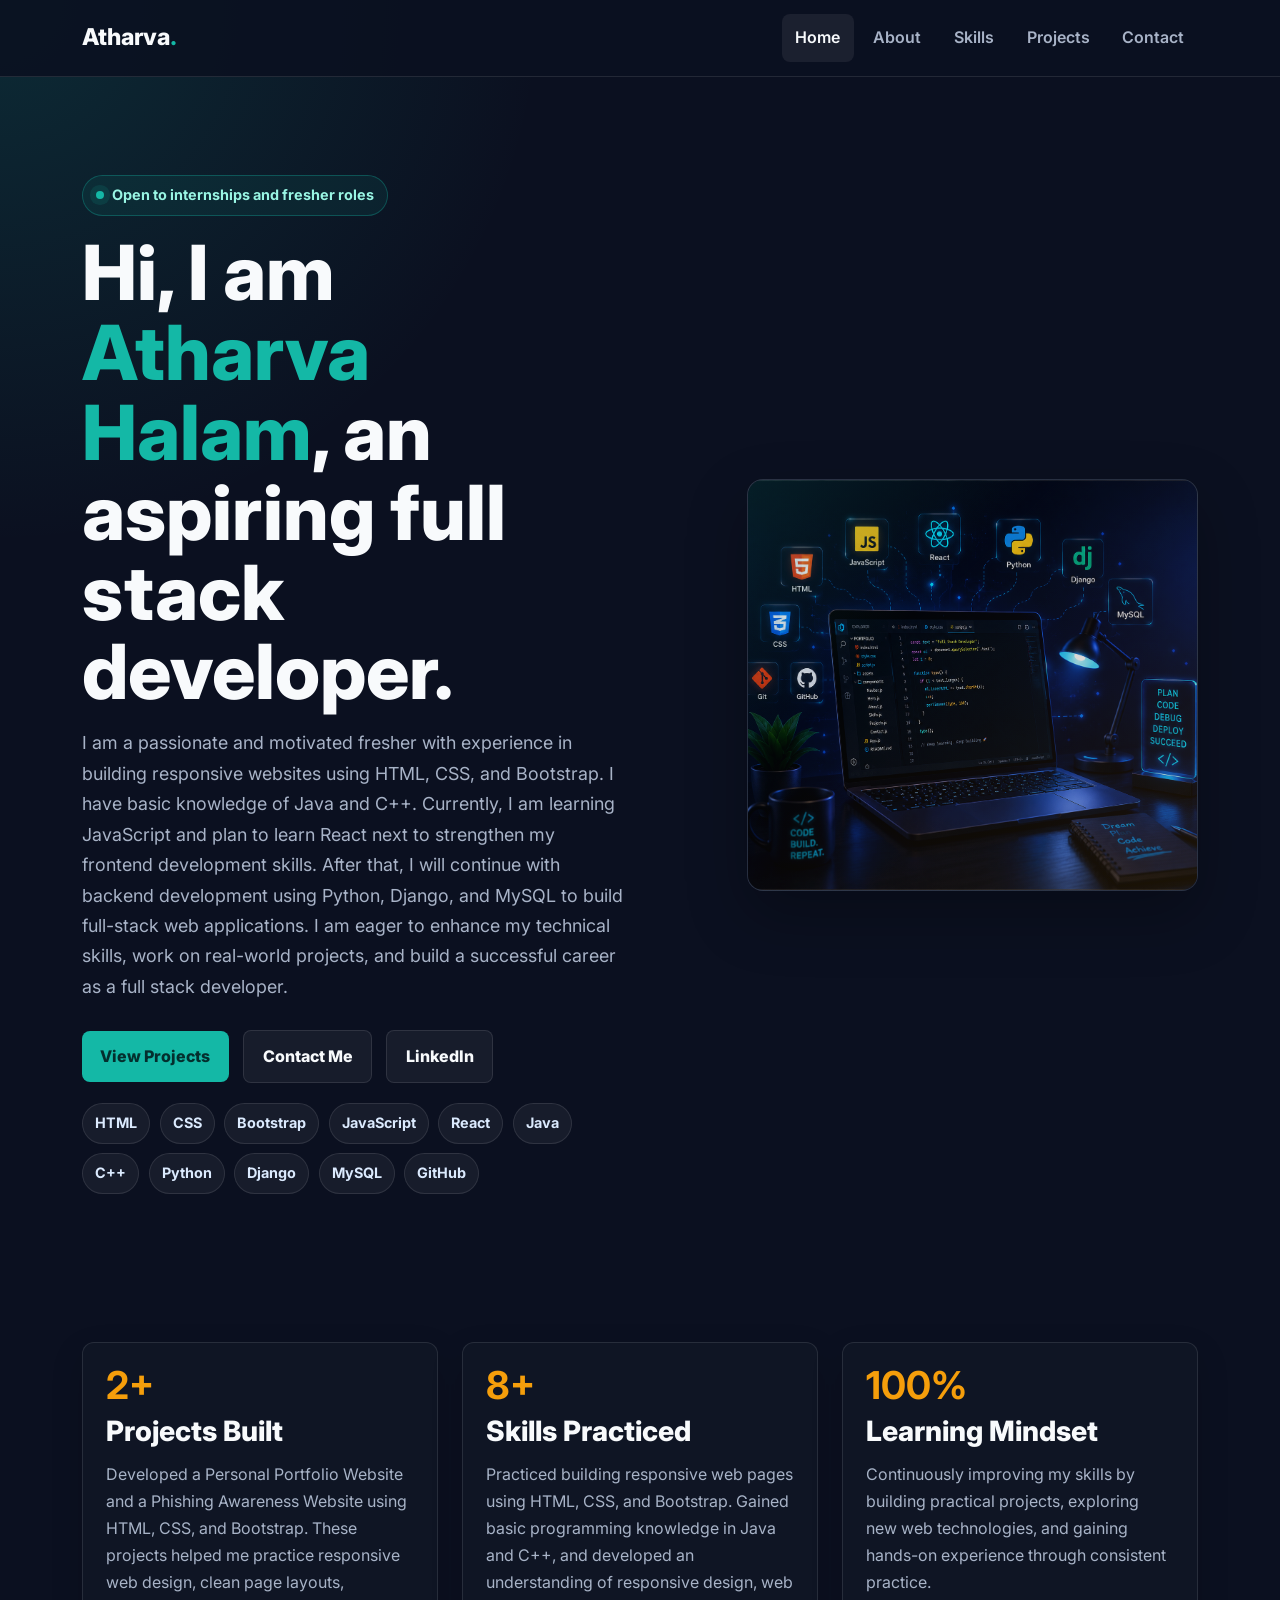
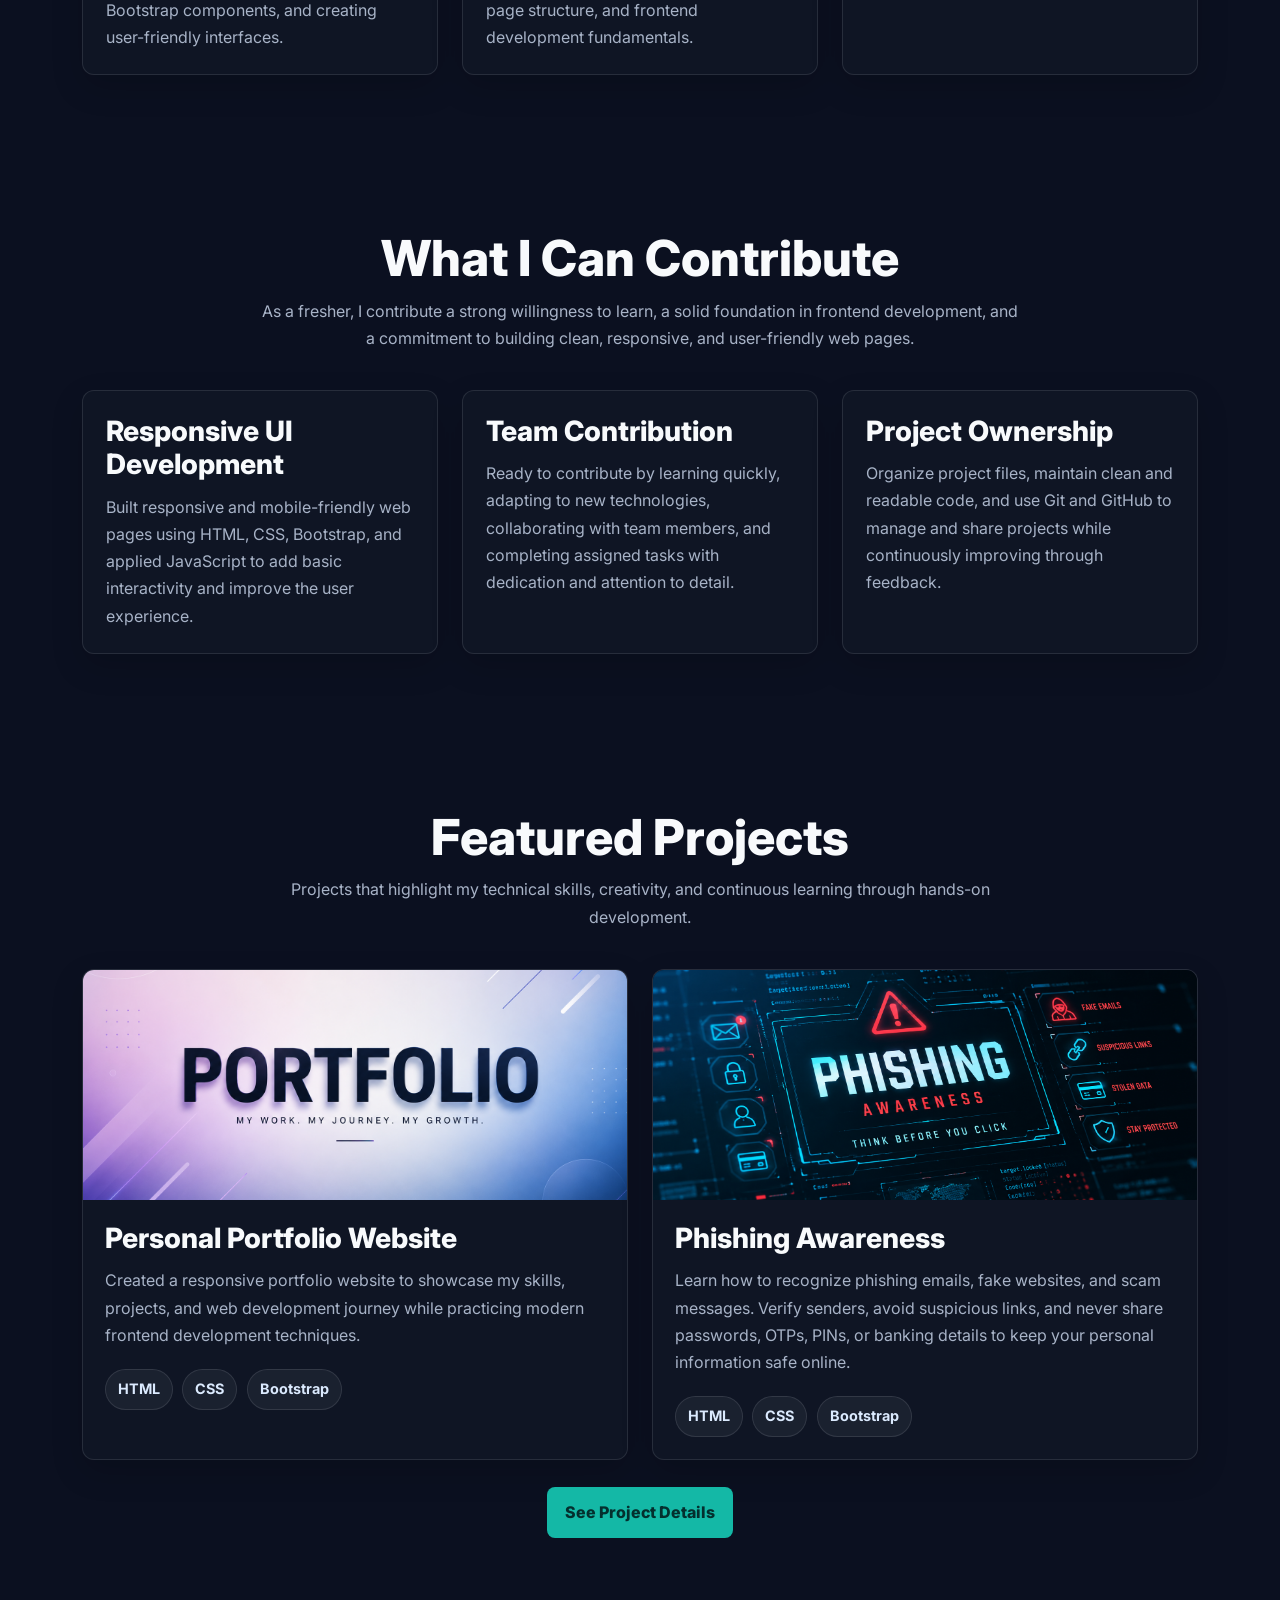
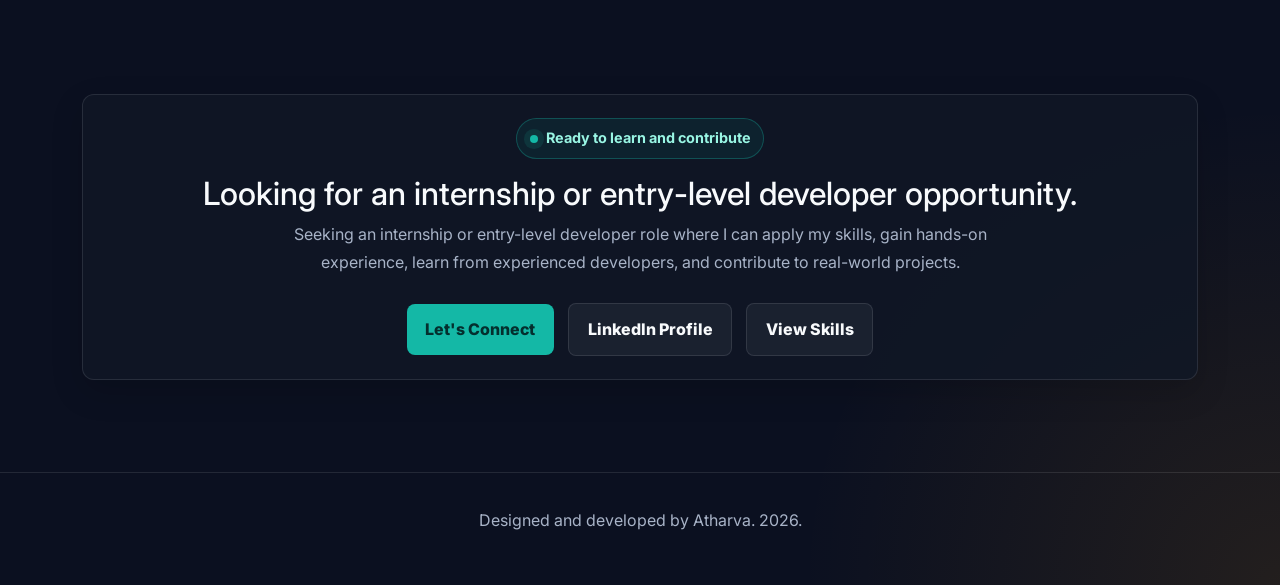
<file: index.html>
<!--
    ================================================================
    Portfolio Home Page (index.html)
    ----------------------------------------------------------------
    Structure overview:
      1. <head>   - meta tags, page title, Bootstrap + custom CSS
      2. <header> - shared site navigation (same on every page)
      3. <main>
           a. Hero section         - intro, CTA buttons, skill tags, photo
           b. Quick stats section  - 3 number highlights
           c. Contribution section - 3 cards on what Atharva offers
           d. Featured projects    - 2 project preview cards
           e. Closing CTA          - final call-to-action for recruiters
      4. <footer> - shared site footer (same on every page)
    Uses Bootstrap 5's grid system (container/row/col-*) for layout,
    with custom classes (defined in style.css) for colors/spacing/cards.
    ================================================================
-->
<!DOCTYPE html>
<html lang="en">

<head>
    <!-- Basic page settings and SEO description for the home page. -->
    <meta charset="UTF-8">
    <meta name="viewport" content="width=device-width, initial-scale=1.0">
    <!-- This description shows up in search engine results, so it summarizes who Atharva is and his key skills. -->
    <meta name="description"
        content="Atharva is an aspiring full stack developer skilled in HTML, CSS, Bootstrap, JavaScript, Python, Django and MySQL.">
    <!-- Title shown in the browser tab. -->
    <title>Atharva | Aspiring Full Stack Developer</title>
    <!-- Bootstrap provides the responsive grid and common layout helpers. -->
    <link href="https://cdn.jsdelivr.net/npm/bootstrap@5.3.3/dist/css/bootstrap.min.css" rel="stylesheet">
    <!-- Custom styles for colors, cards, buttons, animations and responsive design. -->
    <link rel="stylesheet" href="style.css">
</head>

<body>
    <!-- ============================================================ -->
    <!-- Shared top navigation used across all pages. The active link shows the current page. -->
    <!-- ============================================================ -->
    <header class="site-nav">
        <div class="container nav-inner">
            <!-- Site logo/name that links back to the home page. -->
            <a class="brand" href="index.html">Atharva<span>.</span></a>
            <!-- Main navigation links. "active" class highlights which page the user is currently on. -->
            <nav class="nav-links" aria-label="Main navigation">
                <a class="active" href="index.html">Home</a>
                <a href="about.html">About</a>
                <a href="skills.html">Skills</a>
                <a href="projects.html">Projects</a>
                <a href="contact.html">Contact</a>
            </nav>
        </div>
    </header>

    <main>
        <!-- ============================================================ -->
        <!-- Hero section: first impression with role, short intro, main actions and profile image. -->
        <!-- ============================================================ -->
        <section class="hero">
            <div class="container">
                <!-- Bootstrap row/col grid: text content on the left (col-lg-6), image on the right (col-lg-5). -->
                <div class="row align-items-center">

                    <!-- LEFT COLUMN: Intro text, buttons, and skill tags -->
                    <div class="col-lg-6">
                        <!-- Small label above the main heading to catch attention. -->
                        <span class="eyebrow">Open to internships and fresher roles</span>

                        <!-- Main heading introducing Atharva and his role. -->
                        <h1 class="hero-title">Hi, I am <span class="highlight">Atharva Halam</span>, an aspiring full
                            stack
                            developer.</h1>

                        <!-- Short paragraph summarizing current frontend skills and backend skills being learned. -->
                        <p class="lead-text">
                            I am a passionate and motivated fresher with experience in building responsive websites
                            using HTML, CSS, and Bootstrap. I have basic knowledge of Java and C++. Currently, I am
                            learning JavaScript and plan to learn React next to strengthen my frontend development
                            skills. After that, I will continue with backend development using Python, Django, and MySQL
                            to build full-stack web applications. I am eager to enhance my technical skills, work on
                            real-world projects, and build a successful career as a full stack developer.

                        </p>

                        <!-- Call-to-action buttons: view projects, contact, and LinkedIn profile. -->
                        <div class="hero-actions">
                            <a class="btn-main" href="projects.html">View Projects</a>
                            <a class="btn-soft" href="contact.html">Contact Me</a>
                            <!-- target="_blank" opens LinkedIn in a new tab; rel="noopener" is a security best practice for external links. -->
                            <a class="btn-soft" href="https://www.linkedin.com/in/atharv-halam-618b17366/"
                                target="_blank" rel="noopener">LinkedIn</a>
                        </div>

                        <!-- Row of small tags/badges listing the tech stack Atharva works with. -->
                        <div class="tag-list">
                            <span>HTML</span>
                            <span>CSS</span>
                            <span>Bootstrap</span>
                            <span>JavaScript</span>
                            <span>React</span>
                            <span>Java</span>
                            <span>C++</span>
                            <span>Python</span>
                            <span>Django</span>
                            <span>MySQL</span>
                            <span>GitHub</span>
                        </div>
                    </div>

                    <!-- RIGHT COLUMN: Profile image and a small floating card with quick focus notes. -->
                    <!-- offset-lg-1 pushes this column slightly right, adding visual spacing from the text. -->
                    <div class="col-lg-5 offset-lg-1">
                        <div class="visual-panel">
                            <!-- Main profile/hero image showing a developer workspace. -->
                          <img class="profile-photo" src="/images/ChatGPT Image Jul 10, 2026, 07_04_41 PM.png" alt="Developer workspace with laptop and code">
                        </div>
                    </div>
                </div>
            </div>
        </section>

        <!-- ============================================================ -->
        <!-- Quick stats section that summarizes experience, skills and mindset. -->
        <!-- Three equal columns (col-md-4) each showing a number + short description. -->
        <!-- ============================================================ -->
        <section class="section-sm">
            <div class="container">
                <!-- "g-4" adds equal gutter spacing (gap) between the 3 stat columns below. -->
                <div class="row g-4">
                    <!-- Stat 1: number of projects built -->
                    <div class="col-md-4">
                        <div class="card-box number-card">
                            <strong>2+</strong>
                            <h3>Projects Built</h3>
                            <p>Developed a Personal Portfolio Website and a Phishing Awareness Website using HTML, CSS,
                                and Bootstrap. These projects helped me practice responsive web design, clean page
                                layouts, Bootstrap components, and creating user-friendly interfaces.</p>
                        </div>
                    </div>
                    <!-- Stat 2: number of skills practiced -->
                    <div class="col-md-4">
                        <div class="card-box number-card">
                            <strong>8+</strong>
                            <h3>Skills Practiced</h3>
                            <p>Practiced building responsive web pages using HTML, CSS, and Bootstrap. Gained basic
                                programming knowledge in Java and C++, and developed an understanding of responsive
                                design, web page structure, and frontend development fundamentals.
                            </p>
                        </div>
                    </div>
                    <!-- Stat 3: learning mindset / attitude -->
                    <div class="col-md-4">
                        <div class="card-box number-card">
                            <strong>100%</strong>
                            <h3>Learning Mindset</h3>
                            <p>Continuously improving my skills by building practical projects, exploring new web
                                technologies, and gaining hands-on experience through consistent practice.</p>
                        </div>
                    </div>
                </div>
            </div>
        </section>

        <!-- ============================================================ -->
        <!-- Contribution section: explains what value Atharva can bring as a fresher. -->
        <!-- Three cards (col-lg-4 each) covering frontend, backend and workflow strengths. -->
        <!-- ============================================================ -->
        <section class="section">
            <div class="container">
                <!-- Section heading + intro text, centered above the cards. -->
                <div class="section-heading center">
                    <h2>What I Can Contribute</h2>
                    <p>As a fresher, I contribute a strong willingness to learn, a solid foundation in frontend
                        development, and a commitment to building clean, responsive, and user-friendly web pages.</p>
                </div>
                <div class="row g-4">
                    <!-- Card 1: Frontend / responsive UI skills -->
                    <div class="col-lg-4">
                        <div class="card-box">
                            <h3>Responsive UI Development</h3>
                            <p>Built responsive and mobile-friendly web pages using HTML, CSS, Bootstrap, and applied
                                JavaScript to add basic interactivity and improve the user experience.</p>
                        </div>
                    </div>
                    <!-- Card 2: Backend learning (Django, MySQL, etc.) -->
                    <div class="col-lg-4">
                        <div class="card-box">
                            <h3>Team Contribution</h3>
                            <p>Ready to contribute by learning quickly, adapting to new technologies, collaborating with
                                team members, and completing assigned tasks with dedication and attention to detail.</p>
                        </div>
                    </div>
                    <!-- Card 3: Workflow / project management habits (Git, documentation) -->
                    <div class="col-lg-4">
                        <div class="card-box">
                            <h3>Project Ownership</h3>
                            <p>Organize project files, maintain clean and readable code, and use Git and GitHub to
                                manage and share projects while continuously improving through feedback.</p>
                        </div>
                    </div>
                </div>
            </div>
        </section>

        <!-- ============================================================ -->
        <!-- Featured project preview cards with links to the full projects page. -->
        <!-- Two cards side by side (col-lg-6 each) showing project image, title, description and tags. -->
        <!-- ============================================================ -->
        <section class="section-sm">
            <div class="container">
                <!-- Section heading + intro text, centered above the project cards. -->
                <div class="section-heading center">
                    <h2>Featured Projects</h2>
                    <p>Projects that highlight my technical skills, creativity, and continuous learning through hands-on
                        development.</p>
                </div>
                <div class="row g-4">
                    <!-- Project 1: Personal Portfolio Website -->
                    <div class="col-lg-6">
                        <article class="project-card">
                            <img src="images/ChatGPT Image Jul 9, 2026, 08_02_37 PM.png"
                                alt="Portfolio website planning on a desk">
                            <div class="project-body">
                                <h3>Personal Portfolio Website</h3>
                                <p>Created a responsive portfolio website to showcase my skills, projects, and web
                                    development journey while practicing modern frontend development techniques.</p>
                                <!-- Tags showing the technologies used in this specific project. -->
                                <div class="tag-list">
                                    <span>HTML</span>
                                    <span>CSS</span>
                                    <span>Bootstrap</span>
                                </div>
                            </div>
                        </article>
                    </div>
                    <!-- Project 2: Phishing Awareness -->
                    <div class="col-lg-6">
                        <article class="project-card">
                            <img src="/images/ChatGPT Image Jul 8, 2026, 10_04_07 PM.png"
                                alt="Online shopping interface on a laptop">
                            <div class="project-body">
                                <h3>Phishing Awareness</h3>
                                <p>Learn how to recognize phishing emails, fake websites, and scam messages. Verify
                                    senders, avoid suspicious links, and never share passwords, OTPs, PINs, or banking
                                    details to keep your personal information safe online.</p>
                                <!-- Tags showing the technologies used in this specific project. -->
                                <div class="tag-list">
                                    <span>HTML</span>
                                    <span>CSS</span>
                                    <span>Bootstrap</span>
                                </div>
                            </div>
                        </article>
                    </div>
                </div>
                <!-- Button linking to the full projects page for more details. -->
                <div class="action-row justify-content-center">
                    <a class="btn-main" href="projects.html">See Project Details</a>
                </div>
            </div>
        </section>

        <!-- ============================================================ -->
        <!-- Final call-to-action section encouraging recruiters to connect. -->
        <!-- ============================================================ -->
        <section class="section">
            <div class="container">
                <div class="card-box text-center">
                    <!-- Small label above the closing heading. -->
                    <span class="eyebrow">Ready to learn and contribute</span>
                    <!-- Main closing message aimed at recruiters/employers. -->
                    <!-- "mt-3" is a Bootstrap margin-top utility for spacing below the eyebrow label. -->
                    <h2 class="mt-3">Looking for an internship or entry-level developer opportunity.</h2>
                    <!-- "mx-readable" (custom class) caps the paragraph width so long text stays easy to read. -->
                    <p class="mx-readable">Seeking an internship or entry-level developer role where I can apply my
                        skills, gain hands-on experience, learn from experienced developers, and contribute to
                        real-world projects.</p>
                    <!-- Final set of action buttons: contact page, LinkedIn, and skills page. -->
                    <div class="action-row justify-content-center">
                        <a class="btn-main" href="contact.html">Let's Connect</a>
                        <a class="btn-soft" href="https://www.linkedin.com/in/atharv-halam-618b17366/" target="_blank"
                            rel="noopener">LinkedIn Profile</a>
                        <a class="btn-soft" href="skills.html">View Skills</a>
                    </div>
                </div>
            </div>
        </section>
    </main>

    <!-- ============================================================ -->
    <!-- Shared footer used at the bottom of every page. -->
    <!-- ============================================================ -->
    <footer class="footer">
        <div class="container">
            <p>Designed and developed by Atharva. 2026.</p>
        </div>
    </footer>
</body>

</html>
</file>
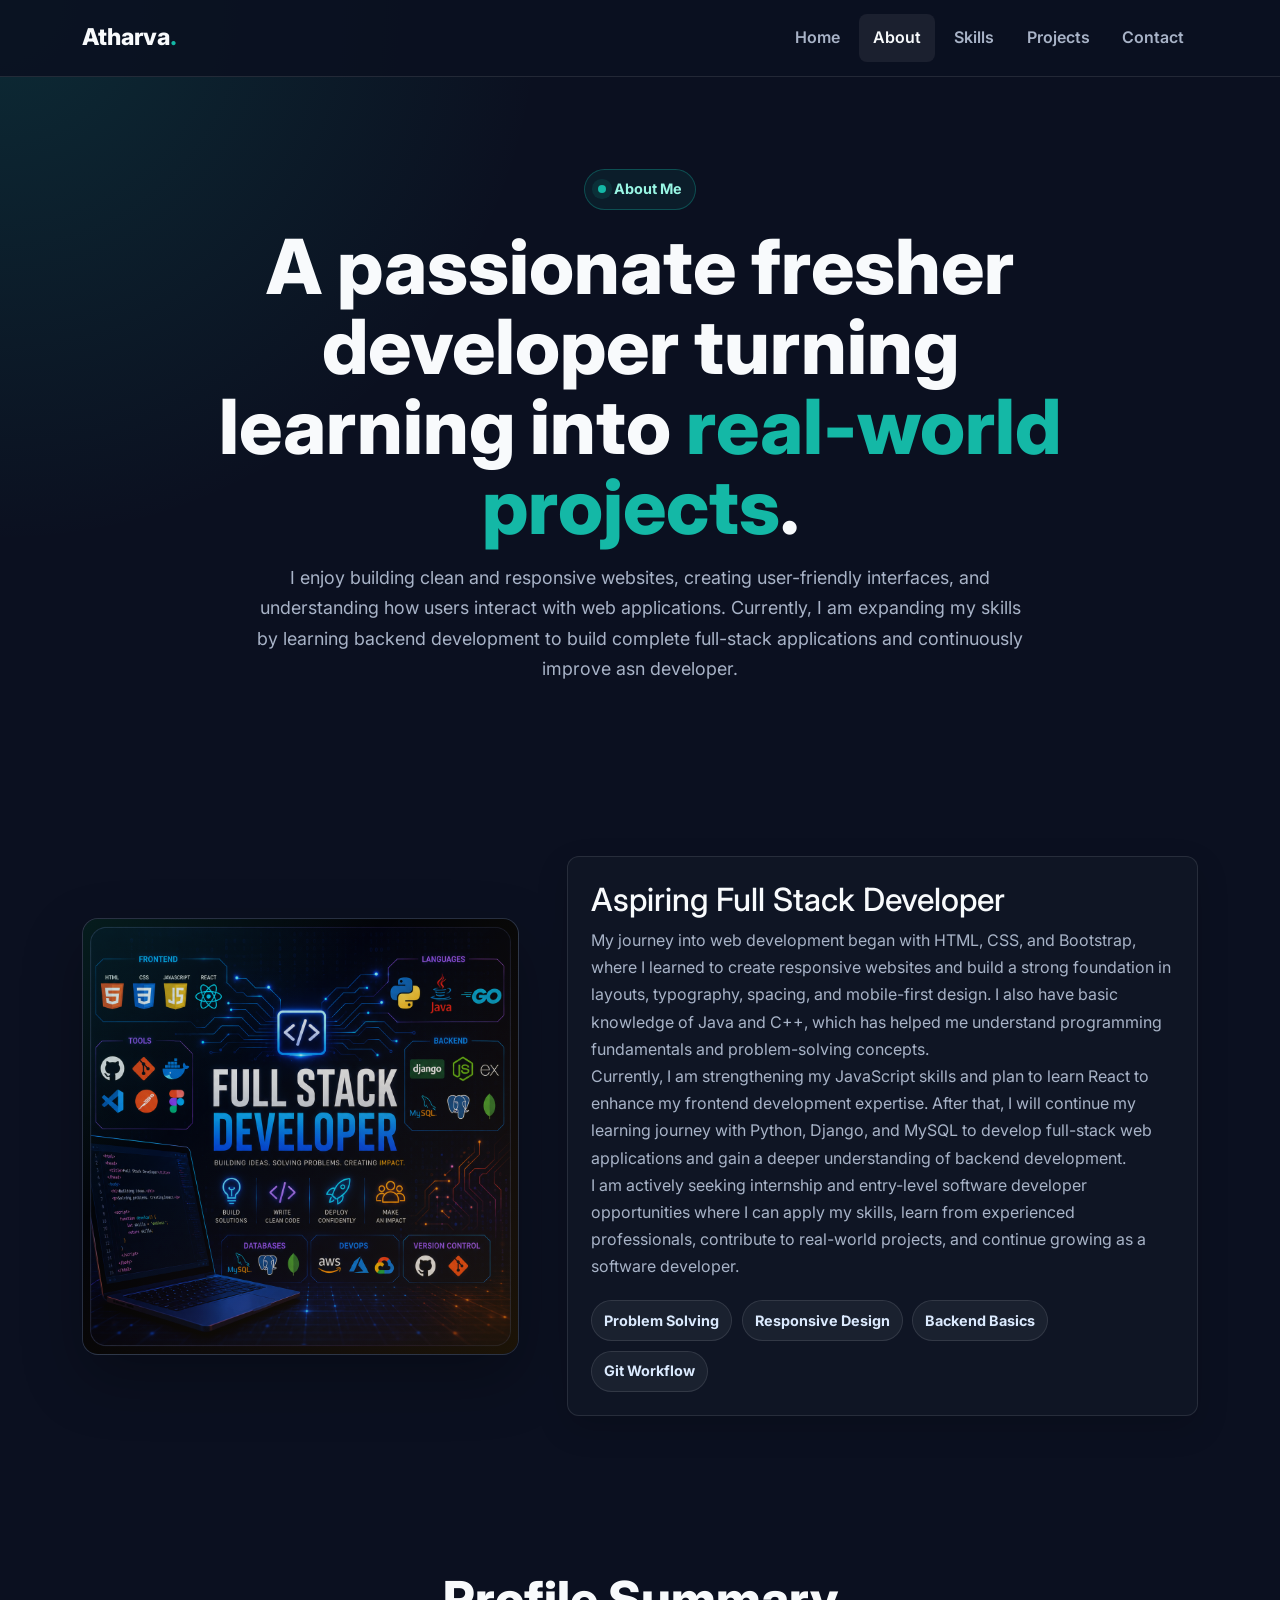
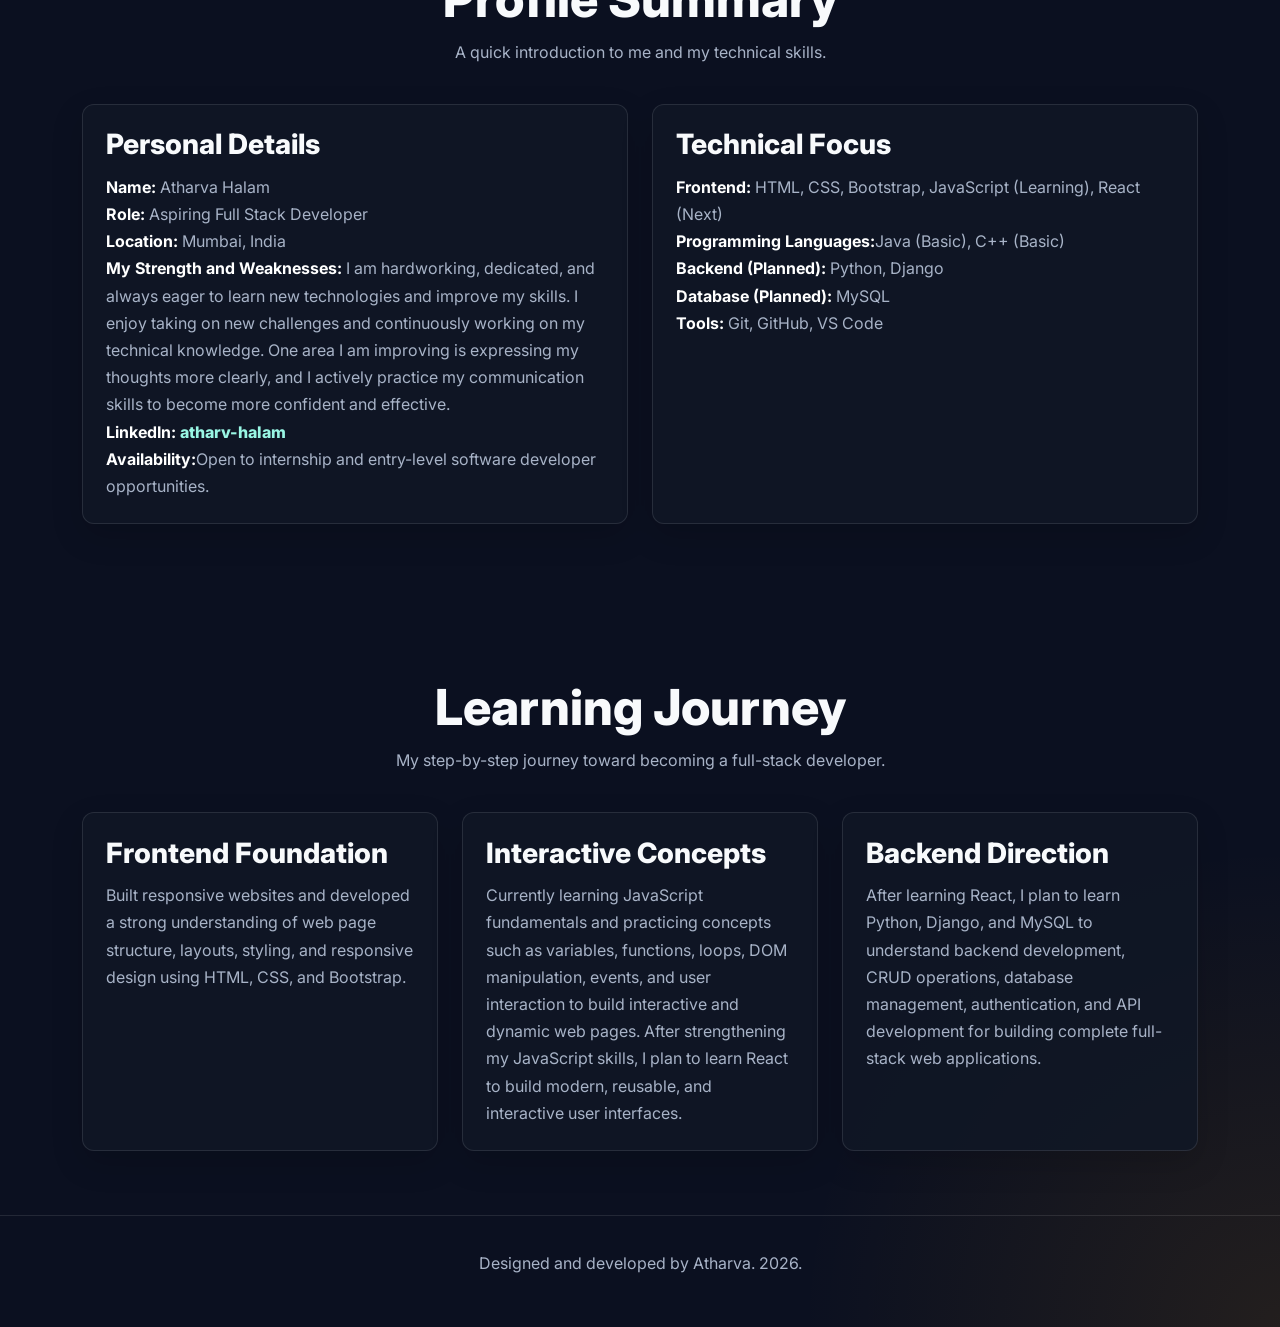
<file: about.html>
<!--
    ================================================================
    About Page (about.html)
    ----------------------------------------------------------------
    Structure overview:
      1. <head>   - meta tags, page title, Bootstrap + custom CSS
      2. <header> - shared site navigation ("About" marked active)
      3. <main>
           a. Intro section        - heading + short summary (centered)
           b. Biography section    - photo + personal story + trait tags
           c. Profile Summary      - personal details card + tech stack card
           d. Learning Journey     - 3-step progression cards (frontend -> JS -> backend)
      4. <footer> - shared site footer (same on every page)
    Uses Bootstrap 5's grid system (container/row/col-*) for layout,
    with custom classes (defined in style.css) for colors/spacing/cards.
    ================================================================
-->
<!DOCTYPE html>
<html lang="en">

<head>
    <!-- Basic page settings and SEO description for the About page. -->
    <meta charset="UTF-8">
    <meta name="viewport" content="width=device-width, initial-scale=1.0">
    <meta name="description"
        content="Learn about Atharva, an aspiring full stack developer focused on responsive frontend and backend fundamentals.">
    <title>About | Atharva</title>
    <!-- Bootstrap provides responsive columns, spacing utilities and layout helpers. -->
    <link href="https://cdn.jsdelivr.net/npm/bootstrap@5.3.3/dist/css/bootstrap.min.css" rel="stylesheet">
    <!-- Main project stylesheet shared by all pages. -->
    <link rel="stylesheet" href="style.css">
</head>

<body>
    <!-- ============================================================ -->
    <!-- Shared site navigation. The About link is marked active on this page. -->
    <!-- ============================================================ -->
    <header class="site-nav">
        <div class="container nav-inner">
            <!-- Logo/brand link back to the home page. -->
            <a class="brand" href="index.html">Atharva<span>.</span></a>
            <nav class="nav-links" aria-label="Main navigation">
                <a href="index.html">Home</a>
                <!-- "active" class visually highlights that the user is on the About page. -->
                <a class="active" href="about.html">About</a>
                <a href="skills.html">Skills</a>
                <a href="projects.html">Projects</a>
                <a href="contact.html">Contact</a>
            </nav>
        </div>
    </header>

    <main>
        <!-- ============================================================ -->
        <!-- Page intro section with the main About heading and short summary. -->
        <!-- text-center centers all content in this section. -->
        <!-- ============================================================ -->
        <section class="section text-center">
            <div class="container">
                <!-- Small label above the heading. -->
                <span class="eyebrow">About Me</span>
                <!-- Main page heading with a highlighted phrase for emphasis. -->
                <h1 class="page-title">A passionate fresher developer turning learning into <span
                        class="highlight">real-world projects</span>.</h1>
                <!-- Short intro paragraph; "mx-readable" likely limits line width for easier reading. -->
                <p class="lead-text mx-readable">I enjoy building clean and responsive websites, creating user-friendly
                    interfaces, and understanding how users interact with web applications. Currently, I am expanding my
                    skills by learning backend development to build complete full-stack applications and continuously
                    improve asn developer.</p>
            </div>
        </section>

        <!-- ============================================================ -->
        <!-- Main biography section with a supporting image and personal journey text. -->
        <!-- Image on the left (col-lg-5), story text + tags on the right (col-lg-7). -->
        <!-- ============================================================ -->
        <section class="section-sm">
            <div class="container">
                <!-- g-5 adds larger gutter spacing between the two columns. -->
                <div class="row align-items-center g-5">
                    <!-- LEFT: Photo of Atharva working. -->
                    <div class="col-lg-5">
                        <!-- "visual-panel" wraps the image with framing/shadow styles; "profile-photo" handles sizing/rounding (both defined in style.css). -->
                        <div class="visual-panel">
                            <img class="profile-photo"
                                src="/images/ChatGPT Image Jul 9, 2026, 09_09_54 PM.png"
                                alt="Developer reviewing code on a laptop">
                        </div>
                    </div>
                    <!-- RIGHT: Personal story told in three short paragraphs, plus quick trait tags. -->
                    <div class="col-lg-7">
                        <div class="card-box">
                            <h2>Aspiring Full Stack Developer</h2>
                            <!-- Paragraph 1: how the journey started (frontend basics). -->
                            <p>My journey into web development began with HTML, CSS, and Bootstrap, where I learned to
                                create responsive websites and build a strong foundation in layouts, typography,
                                spacing, and mobile-first design. I also have basic knowledge of Java and C++, which has
                                helped me understand programming fundamentals and problem-solving concepts.</p>
                            <!-- Paragraph 2: current learning focus (JS, Python, Django, MySQL). -->
                            <p>Currently, I am strengthening my JavaScript skills and plan to learn React to enhance my
                                frontend development expertise. After that, I will continue my learning journey with
                                Python, Django, and MySQL to develop full-stack web applications and gain a deeper
                                understanding of backend development.</p>
                            <!-- Paragraph 3: what Atharva is currently looking for (internships/fresher roles). -->
                            <p>I am actively seeking internship and entry-level software developer opportunities where I
                                can apply my skills, learn from experienced professionals, contribute to real-world
                                projects, and continue growing as a software developer.</p>
                            <!-- Quick personality/skill tags summarizing strengths. -->
                            <div class="tag-list">
                                <span>Problem Solving</span>
                                <span>Responsive Design</span>
                                <span>Backend Basics</span>
                                <span>Git Workflow</span>

                            </div>
                        </div>
                    </div>
                </div>
            </div>
        </section>

        <!-- ============================================================ -->
        <!-- Recruiter-friendly summary with personal details and technical focus. -->
        <!-- Two side-by-side cards (col-md-6 each): personal info and tech stack. -->
        <!-- ============================================================ -->
        <section class="section">
            <div class="container">
                <!-- "section-heading center" is a reusable heading block (title + intro paragraph) centered above the cards. -->
                <div class="section-heading center">
                    <h2>Profile Summary</h2>
                    <p>A quick introduction to me and my technical skills.</p>
                </div>
                <div class="row g-4">
                    <!-- Card 1: Personal/contact details -->
                    <div class="col-md-6">
                        <div class="card-box">
                            <h3>Personal Details</h3>
                            <p><strong>Name:</strong> Atharva Halam</p>
                            <p><strong>Role:</strong> Aspiring Full Stack Developer</p>
                            <p><strong>Location:</strong> Mumbai, India</p>
                            <p><strong>My Strength and Weaknesses:</strong> I am hardworking, dedicated, and always
                                eager to learn new technologies and improve my skills. I enjoy taking on new challenges
                                and continuously working on my technical knowledge. One area I am improving is
                                expressing my thoughts more clearly, and I actively practice my communication skills to
                                become more confident and effective.</p>
                            <!-- LinkedIn link opens in a new tab; rel="noopener" is a security best practice for target="_blank" links. -->
                            <p><strong>LinkedIn:</strong> <a class="contact-link"
                                    href="https://www.linkedin.com/in/atharv-halam-618b17366/" target="_blank"
                                    rel="noopener">atharv-halam</a></p>
                            <p><strong>Availability:</strong>Open to internship and entry-level software developer
                                opportunities.</p>
                        </div>
                    </div>
                    <!-- Card 2: Technical skill stack broken down by category -->
                    <div class="col-md-6">
                        <div class="card-box">
                            <h3>Technical Focus</h3>
                            <p><strong>Frontend:</strong> HTML, CSS, Bootstrap, JavaScript (Learning), React (Next) </p>
                            <p><strong>Programming Languages:</strong>Java (Basic), C++ (Basic)</p>
                            <p><strong>Backend (Planned):</strong> Python, Django</p>
                            <p><strong>Database (Planned):</strong> MySQL</p>
                            <p><strong>Tools:</strong> Git, GitHub, VS Code</p>
                        </div>
                    </div>
                </div>
            </div>
        </section>

        <!-- ============================================================ -->
        <!-- Learning journey cards explain current growth areas step by step. -->
        <!-- Three cards (col-lg-4 each): frontend -> JS -> backend, showing progression. -->
        <!-- ============================================================ -->
        <section class="section-sm">
            <div class="container">
                <!-- Section heading + short intro, centered above the cards. -->
                <div class="section-heading center">
                    <h2>Learning Journey</h2>
                    <p>My step-by-step journey toward becoming a full-stack developer.</p>
                </div>
                <div class="row g-4">
                    <!-- Step 1: Frontend fundamentals (HTML/CSS/Bootstrap) -->
                    <div class="col-lg-4">
                        <div class="card-box">
                            <h3>Frontend Foundation</h3>
                            <p>Built responsive websites and developed a strong understanding of web page structure,
                                layouts, styling, and responsive design using HTML, CSS, and Bootstrap.</p>
                        </div>
                    </div>
                    <!-- Step 2: JavaScript / interactivity practice -->
                    <div class="col-lg-4">
                        <div class="card-box">
                            <h3>Interactive Concepts</h3>
                            <p>Currently learning JavaScript fundamentals and practicing concepts such as variables,
                                functions, loops, DOM manipulation, events, and user interaction to build interactive
                                and dynamic web pages. After strengthening my JavaScript skills, I plan to learn React
                                to build modern, reusable, and interactive user interfaces.</p>
                        </div>
                    </div>
                    <!-- Step 3: Backend direction (Django/MySQL) -->
                    <div class="col-lg-4">
                        <div class="card-box">
                            <h3>Backend Direction</h3>
                            <p>After learning React, I plan to learn Python, Django, and MySQL to understand backend development, CRUD operations, database management, authentication, and API development for building complete full-stack web applications.
                            </p>
                        </div>
                    </div>
                </div>
            </div>
        </section>
    </main>

    <!-- ============================================================ -->
    <!-- Shared footer used at the bottom of every page. -->
    <!-- ============================================================ -->
    <footer class="footer">
        <div class="container">
            <p>Designed and developed by Atharva. 2026.</p>
        </div>
    </footer>
</body>

</html>
</file>
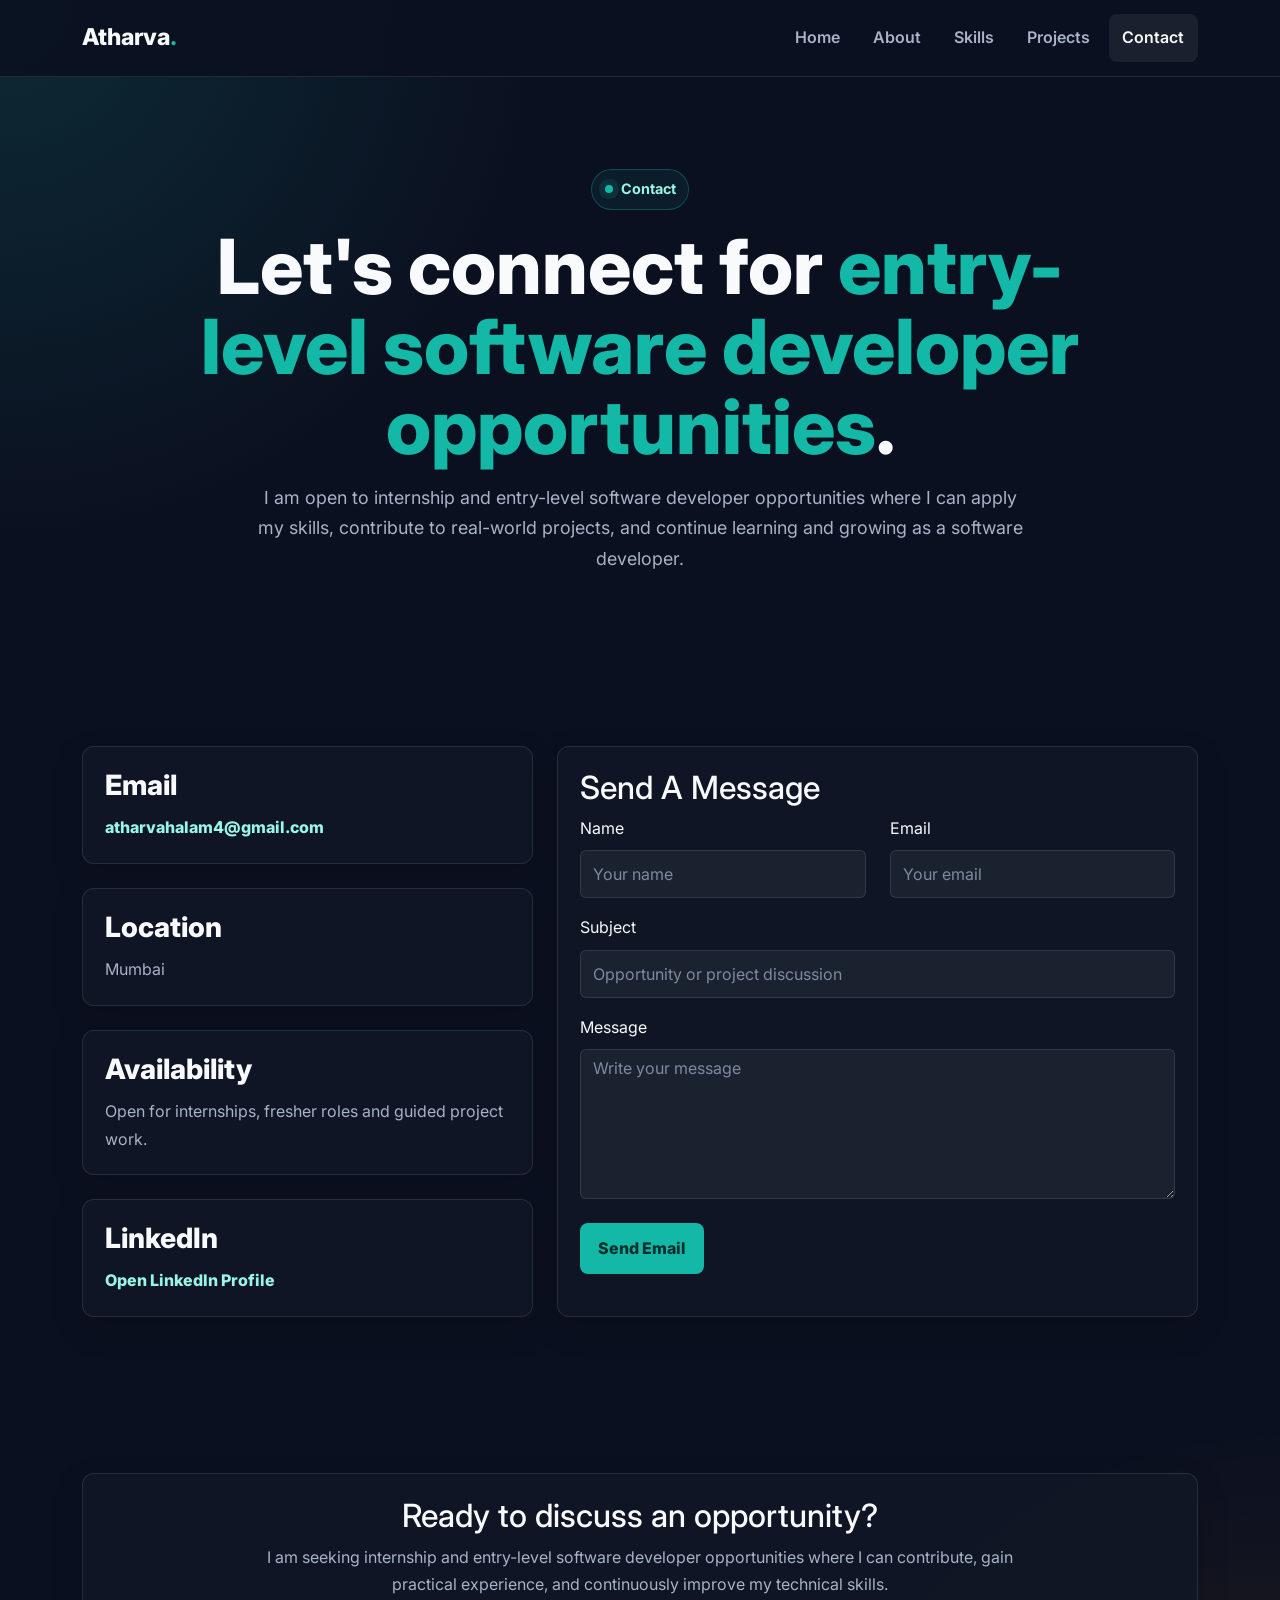
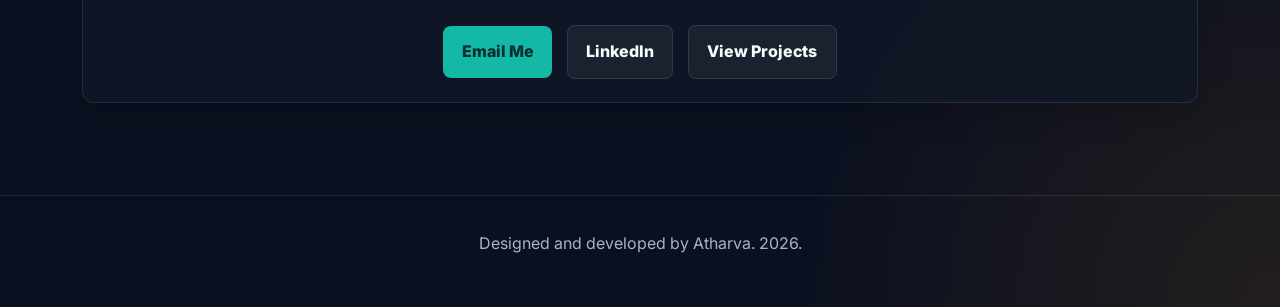
<file: contact.html>
<!--
    ================================================================
    Contact Page (contact.html)
    ----------------------------------------------------------------
    Structure overview:
      1. <head>   - meta tags, page title, Bootstrap + custom CSS
      2. <header> - shared site navigation ("Contact" marked active)
      3. <main>
           a. Intro section     - heading + short summary (centered)
           b. Contact details   - left: info cards (email/location/availability/profiles),
                                  right: mailto-based message form
           c. Closing CTA       - final call-to-action with quick links
      4. <footer> - shared site footer (same on every page)
    Uses Bootstrap 5's grid system (container/row/col-*) for layout,
    with custom classes (defined in style.css) for colors/spacing/cards.
    ================================================================
-->
<!DOCTYPE html>
<html lang="en">

<head>
    <!-- Basic page settings and SEO description for the Contact page. -->
    <meta charset="UTF-8">
    <meta name="viewport" content="width=device-width, initial-scale=1.0">
    <meta name="description"
        content="Contact Atharva for internship, fresher developer and web development opportunities.">
    <title>Contact | Atharva</title>
    <!-- Bootstrap supports the responsive grid and form styling helpers. -->
    <link href="https://cdn.jsdelivr.net/npm/bootstrap@5.3.3/dist/css/bootstrap.min.css" rel="stylesheet">
    <!-- Main custom stylesheet shared across the portfolio. -->
    <link rel="stylesheet" href="style.css">
</head>

<body>
    <!-- ============================================================ -->
    <!-- Shared site navigation. The Contact link is marked active on this page. -->
    <!-- ============================================================ -->
    <header class="site-nav">
        <div class="container nav-inner">
            <!-- Logo/brand link back to the home page. -->
            <a class="brand" href="index.html">Atharva<span>.</span></a>
            <nav class="nav-links" aria-label="Main navigation">
                <a href="index.html">Home</a>
                <a href="about.html">About</a>
                <a href="skills.html">Skills</a>
                <a href="projects.html">Projects</a>
                <!-- "active" class highlights that the user is currently on the Contact page. -->
                <a class="active" href="contact.html">Contact</a>
            </nav>
        </div>
    </header>

    <main>
        <!-- ============================================================ -->
        <!-- Page intro section that explains what kind of opportunities are welcome. -->
        <!-- text-center centers all content in this section. -->
        <!-- ============================================================ -->
        <section class="section text-center">
            <div class="container">
                <!-- Small label above the heading. -->
                <span class="eyebrow">Contact</span>
                <!-- Main page heading with a highlighted phrase for emphasis. -->
                <h1 class="page-title">Let's connect for <span class="highlight">entry-level software developer
                        opportunities</span>.</h1>
                <!-- Short intro paragraph; "mx-readable" likely limits line width for easier reading. -->
                <p class="lead-text mx-readable">I am open to internship and entry-level software developer
                    opportunities where I can apply my skills, contribute to real-world projects, and continue learning
                    and growing as a software developer.</p>
            </div>
        </section>

        <!-- ============================================================ -->
        <!-- Contact details and email form section. -->
        <!-- Left side: quick contact info cards (col-lg-5). Right side: message form (col-lg-7). -->
        <!-- ============================================================ -->
        <section class="section-sm">
            <div class="container">
                <div class="row g-4">

                    <!-- LEFT COLUMN: direct contact information and profile links, -->
                    <!-- stacked as a nested row of full-width (col-12) boxes. -->
                    <div class="col-lg-5">
                        <!-- Nested row of full-width (col-12) boxes, stacked vertically within this column. -->
                        <div class="row g-4">
                            <!-- Email contact box -->
                            <div class="col-12">
                                <div class="contact-box">
                                    <h3>Email</h3>
                                    <!-- mailto: link opens the visitor's default email app addressed to Atharva. -->
                                    <p><a class="contact-link"
                                            href="mailto:atharvahalam4@gmail.com">atharvahalam4@gmail.com</a></p>
                                </div>
                            </div>
                            <!-- Location box -->
                            <div class="col-12">
                                <div class="contact-box">
                                    <h3>Location</h3>
                                    <p>Mumbai</p>
                                </div>
                            </div>
                            <!-- Availability box -->
                            <div class="col-12">
                                <div class="contact-box">
                                    <h3>Availability</h3>
                                    <p>Open for internships, fresher roles and guided project work.</p>
                                </div>
                            </div>
                            <!-- Social/profile links box -->
                            <div class="col-12">
                                <div class="contact-box">
                                    <h3>LinkedIn</h3>
                                    <!-- Opens LinkedIn in a new tab; rel="noopener" is a security best practice for target="_blank" links. -->
                                    <p><a class="contact-link"
                                            href="https://www.linkedin.com/in/atharv-halam-618b17366/" target="_blank"
                                            rel="noopener">Open LinkedIn Profile</a></p>
                                </div>
                            </div>
                        </div>
                    </div>

                    <!-- RIGHT COLUMN: a simple contact form. -->
                    <!-- It uses action="mailto:..." with enctype="text/plain", which opens the visitor's -->
                    <!-- own email app pre-filled with the form data — no backend/JavaScript needed. -->
                    <!-- (Note: this mailto-form approach is unreliable on many browsers/devices since it -->
                    <!-- depends on a configured desktop email client; a backend or form service is more robust.) -->
                    <div class="col-lg-7">
                        <div class="contact-box">
                            <h2>Send A Message</h2>
                            <form action="mailto:atharvahalam4@gmail.com" method="post" enctype="text/plain">
                                <!-- Name + Email fields side by side on medium screens and up. -->
                                <div class="row">
                                    <div class="col-md-6 mb-3">
                                        <label class="form-label" for="name">Name</label>
                                        <input id="name" class="form-control" type="text" name="name"
                                            placeholder="Your name">
                                    </div>
                                    <div class="col-md-6 mb-3">
                                        <label class="form-label" for="email">Email</label>
                                        <input id="email" class="form-control" type="email" name="email"
                                            placeholder="Your email">
                                    </div>
                                </div>
                                <!-- Subject line field -->
                                <div class="mb-3">
                                    <label class="form-label" for="subject">Subject</label>
                                    <input id="subject" class="form-control" type="text" name="subject"
                                        placeholder="Opportunity or project discussion">
                                </div>
                                <!-- Main message textarea -->
                                <div class="mb-4">
                                    <label class="form-label" for="message">Message</label>
                                    <textarea id="message" class="form-control" name="message"
                                        placeholder="Write your message"></textarea>
                                </div>
                                <!-- Submitting triggers the mailto: action and opens the visitor's email client. -->
                                <button class="btn-main border-0" type="submit">Send Email</button>
                            </form>
                        </div>
                    </div>
                </div>
            </div>
        </section>

        <!-- ============================================================ -->
        <!-- Final call-to-action with quick links for email, LinkedIn and projects. -->
        <!-- ============================================================ -->
        <section class="section">
            <div class="container">
                <div class="card-box text-center">
                    <!-- Closing heading and message encouraging visitors to reach out. -->
                    <h2>Ready to discuss an opportunity?</h2>
                    <p class="mx-readable">I am seeking internship and entry-level software developer opportunities
                        where I can contribute, gain practical experience, and continuously improve my technical skills.
                    </p>
                    <div class="action-row justify-content-center">
                        <a class="btn-main" href="mailto:atharvahalam4@gmail.com">Email Me</a>
                        <a class="btn-soft" href="https://www.linkedin.com/in/atharv-halam-618b17366/" target="_blank"
                            rel="noopener">LinkedIn</a>
                        <a class="btn-soft" href="projects.html">View Projects</a>
                    </div>
                </div>
            </div>
        </section>
    </main>

    <!-- ============================================================ -->
    <!-- Shared footer used at the bottom of every page. -->
    <!-- ============================================================ -->
    <footer class="footer">
        <div class="container">
            <p>Designed and developed by Atharva. 2026.</p>
        </div>
    </footer>
</body>

</html>
</file>
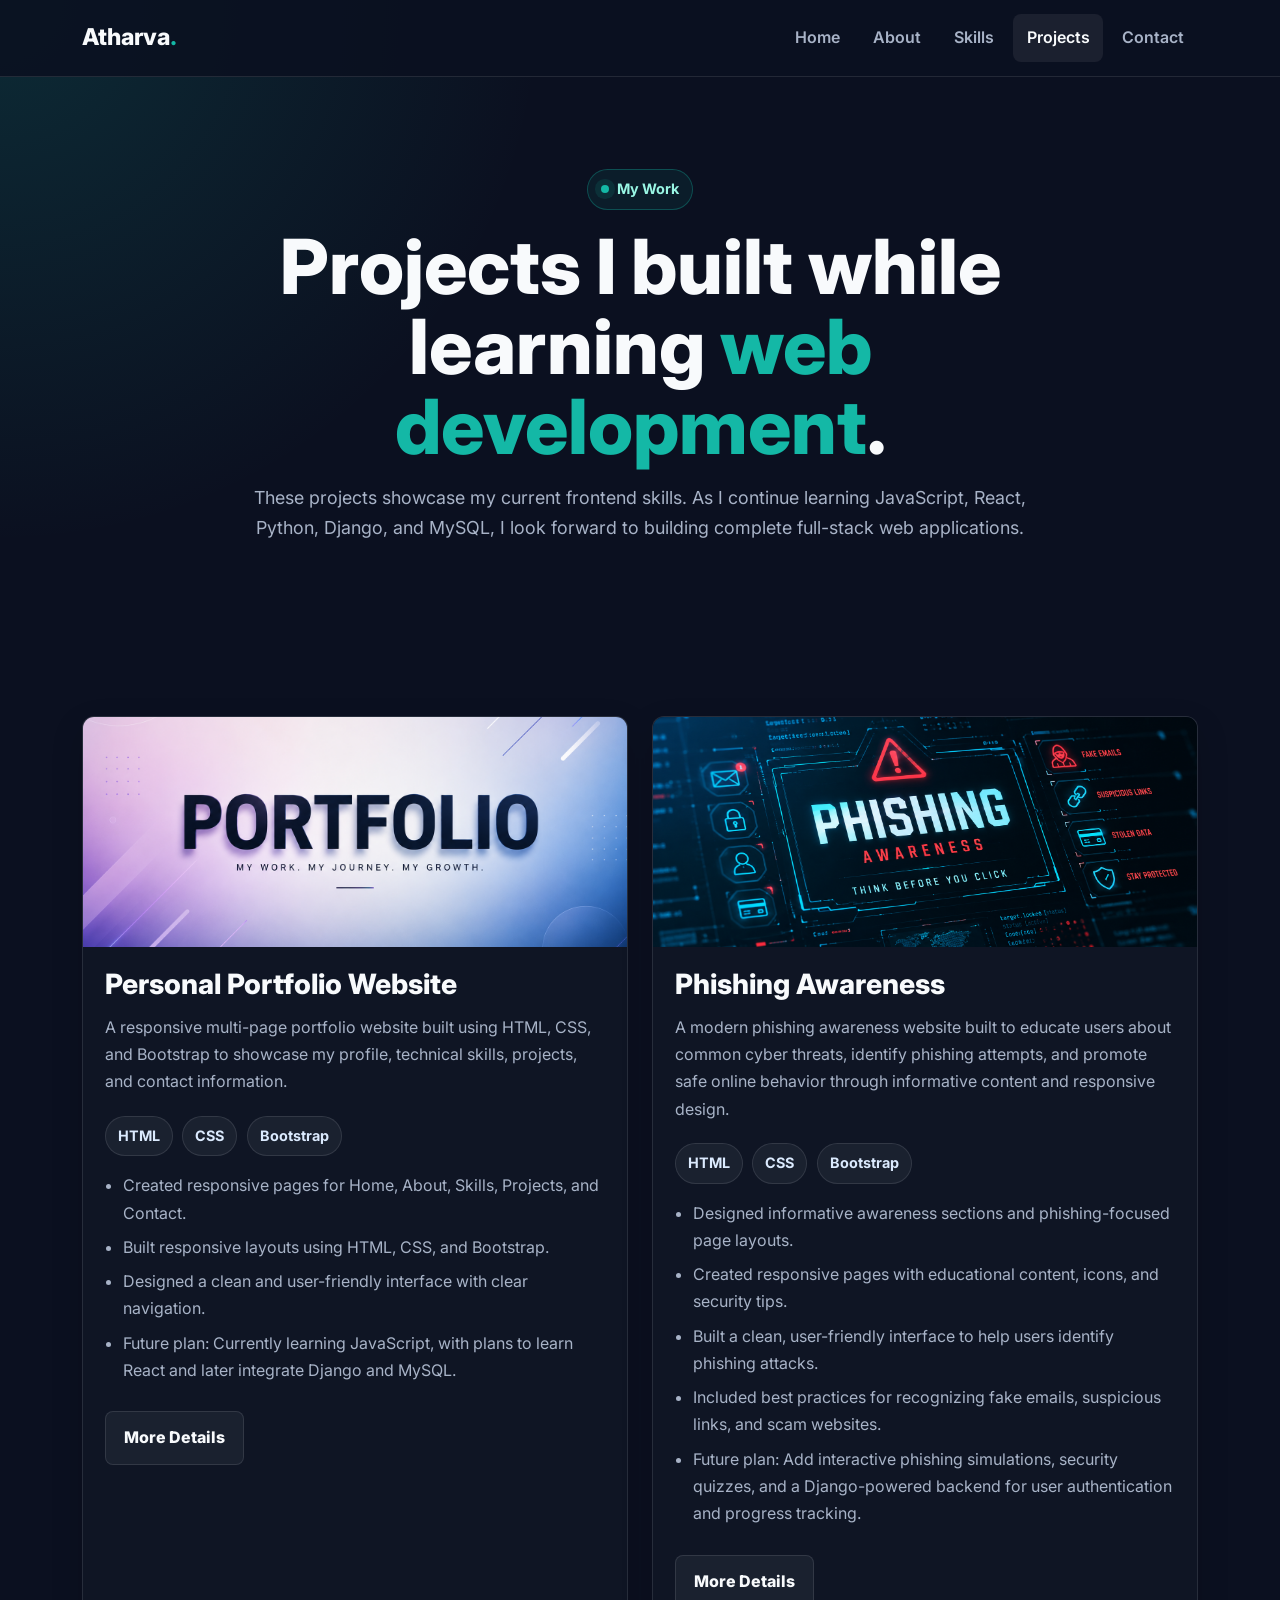
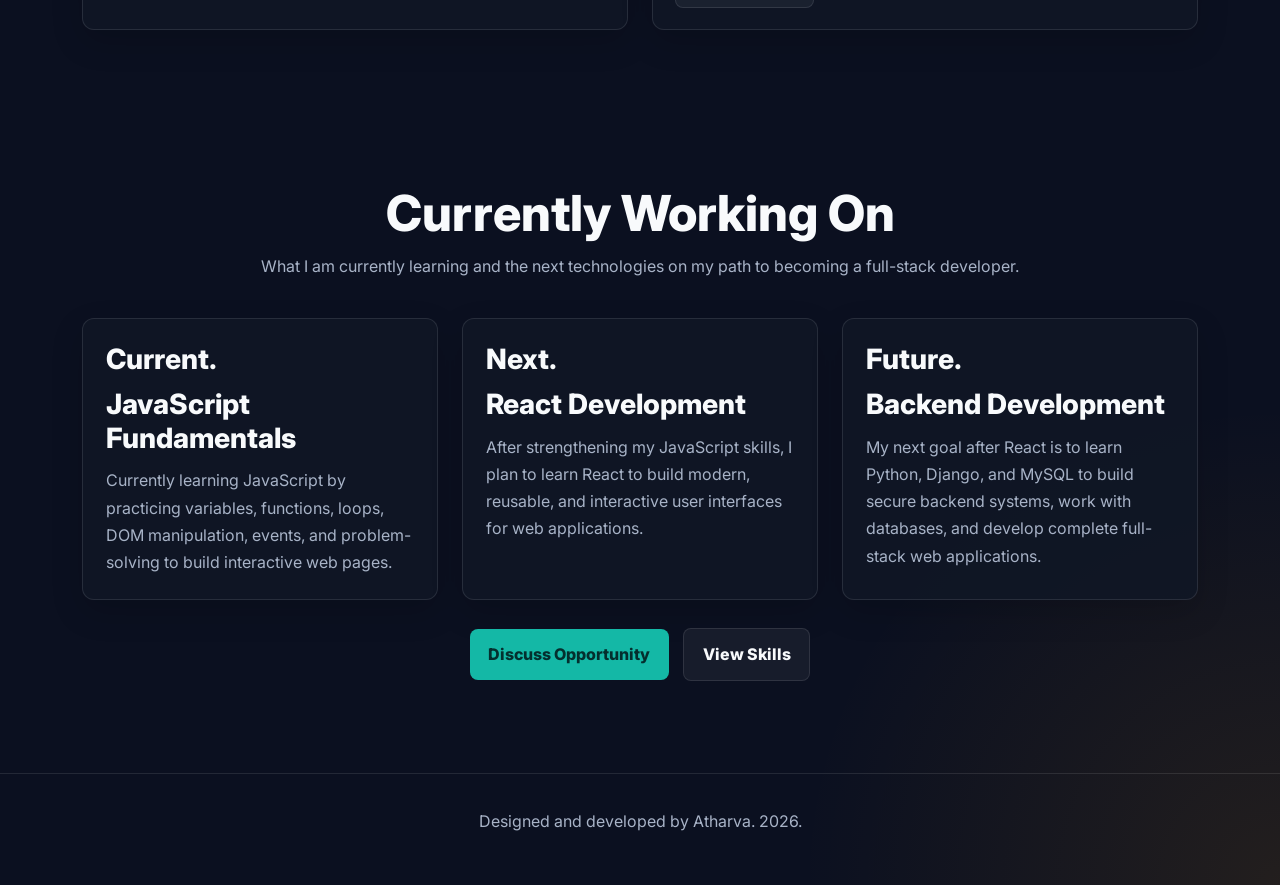
<file: projects.html>
<!--
    ================================================================
    Projects Page (projects.html)
    ----------------------------------------------------------------
    Structure overview:
      1. <head>   - meta tags, page title, Bootstrap + custom CSS
      2. <header> - shared site navigation ("Projects" marked active)
      3. <main>
           a. Intro section     - heading + short summary (centered)
           b. Project cards     - Portfolio + Phishing Awareness previews,
                                  each with a "More Details" link
           c. Roadmap section   - 3 cards: Current / Next / Future learning goals
      4. CSS-only offcanvas detail panels (<aside> elements, outside <main>) -
         hidden by default, revealed via the CSS :target selector when the
         URL hash matches their id (no JavaScript involved).
      5. <footer> - shared site footer (same on every page)
    Uses Bootstrap 5's grid system (container/row/col-*) for layout,
    with custom classes (defined in style.css) for colors/spacing/cards.
    ================================================================
-->
<!DOCTYPE html>
<html lang="en">

<head>
    <!-- Basic page settings and SEO description for the Projects page. -->
    <meta charset="UTF-8">
    <meta name="viewport" content="width=device-width, initial-scale=1.0">
    <meta name="description"
        content="Projects by Atharva including a personal portfolio website and ecommerce user interface built with HTML, CSS and Bootstrap.">
    <title>Projects | Atharva</title>
    <!-- Bootstrap provides the responsive grid used by the project cards. -->
    <link href="https://cdn.jsdelivr.net/npm/bootstrap@5.3.3/dist/css/bootstrap.min.css" rel="stylesheet">
    <!-- Custom portfolio styling, animations and offcanvas behavior. -->
    <link rel="stylesheet" href="style.css">
</head>

<body>
    <!-- ============================================================ -->
    <!-- Shared site navigation. The Projects link is marked active on this page. -->
    <!-- ============================================================ -->
    <header class="site-nav">
        <div class="container nav-inner">
            <!-- Logo/brand link back to the home page. -->
            <a class="brand" href="index.html">Atharva<span>.</span></a>
            <nav class="nav-links" aria-label="Main navigation">
                <a href="index.html">Home</a>
                <a href="about.html">About</a>
                <a href="skills.html">Skills</a>
                <!-- "active" class highlights that the user is currently on the Projects page. -->
                <a class="active" href="projects.html">Projects</a>
                <a href="contact.html">Contact</a>
            </nav>
        </div>
    </header>

    <main>
        <!-- ============================================================ -->
        <!-- Page intro section with an id used by offcanvas close links. -->
        <!-- The h1's id="projects" is the target that the "Close" links (href="#projects") -->
        <!-- jump back to when a details panel below is closed. -->
        <!-- ============================================================ -->
        <section class="section text-center">
            <div class="container">
                <span class="eyebrow">My Work</span>
                <h1 id="projects" class="page-title">Projects I built while learning <span class="highlight">web
                        development</span>.</h1>
                <p class="lead-text mx-readable">These projects showcase my current frontend skills. As I continue
                    learning JavaScript, React, Python, Django, and MySQL, I look forward to building complete
                    full-stack web applications.</p>
            </div>
        </section>

        <!-- ============================================================ -->
        <!-- Main project cards with image, skills used, learning notes and detail links. -->
        <!-- Two cards side by side (col-lg-6 each). Each "More Details" link points to a -->
        <!-- hidden <aside> panel further down the page (see the CSS-only offcanvas sections below). -->
        <!-- ============================================================ -->
        <section class="section-sm">
            <div class="container">
                <div class="row g-4">

                    <!-- Project 1: Personal Portfolio Website -->
                    <div class="col-lg-6">
                        <article class="project-card">
                            <img src="/images/ChatGPT Image Jul 9, 2026, 08_02_37 PM.png"
                                alt="Design wireframes and portfolio planning">
                            <div class="project-body">
                                <h3>Personal Portfolio Website</h3>
                                <p>A responsive multi-page portfolio website built using HTML, CSS, and Bootstrap to
                                    showcase my profile, technical skills, projects, and contact information.</p>
                                <!-- Tech stack tags for this project. -->
                                <div class="tag-list">
                                    <span>HTML</span>
                                    <span>CSS</span>
                                    <span>Bootstrap</span>
                                </div>
                                <!-- Bullet list of what was built / what's planned next. -->
                                <ul class="project-list">
                                    <li>Created responsive pages for Home, About, Skills, Projects, and Contact.</li>
                                    <li>Built responsive layouts using HTML, CSS, and Bootstrap.</li>
                                    <li>Designed a clean and user-friendly interface with clear navigation.</li>
                                    <li>Future plan: Currently learning JavaScript, with plans to learn React and later
                                        integrate Django and MySQL.</li>
                                </ul>
                                <!-- Clicking this jumps to #portfolio-details, which reveals the matching -->
                                <!-- <aside class="css-offcanvas" id="portfolio-details"> panel below via CSS :target. -->
                                <div class="action-row">
                                    <a class="btn-soft" href="#portfolio-details">More Details</a>
                                </div>
                            </div>
                        </article>
                    </div>

                    <!-- Project 2: Phishing Awareness -->
                    <div class="col-lg-6">
                        <article class="project-card">
                            <img src="/images/ChatGPT Image Jul 8, 2026, 10_04_07 PM.png"
                                alt="Phishing Awareness on a laptop">
                            <div class="project-body">
                                <h3>Phishing Awareness</h3>
                                <p>A modern phishing awareness website built to educate users about common cyber
                                    threats, identify phishing attempts, and promote safe online behavior through
                                    informative content and responsive design.</p>
                                <!-- Tech stack tags for this project. -->
                                <div class="tag-list">
                                    <span>HTML</span>
                                    <span>CSS</span>
                                    <span>Bootstrap</span>
                                </div>
                                <!-- Bullet list of what was built / what's planned next. -->
                                <ul class="project-list">
                                    <li>Designed informative awareness sections and phishing-focused page layouts.</li>
                                    <li>Created responsive pages with educational content, icons, and security tips.
                                    </li>
                                    <li>Built a clean, user-friendly interface to help users identify phishing attacks.
                                    </li>
                                    <li>Included best practices for recognizing fake emails, suspicious links, and scam
                                        websites.</li>
                                    <li>Future plan: Add interactive phishing simulations, security quizzes, and a
                                        Django-powered backend for user authentication and progress tracking.</li>
                                </ul>
                                <!-- Clicking this jumps to #Phishing Awareness, which reveals the matching -->
                                <!-- <aside class="css-offcanvas" id="Phishing Awareness"> panel below via CSS :target. -->
                                <!-- Note: this id contains a space, which is technically invalid for an HTML id/URL -->
                                <!-- fragment - consider renaming it (e.g. "phishing-details") to match the pattern -->
                                <!-- used by "portfolio-details" above and avoid potential browser inconsistencies. -->
                                <div class="action-row">
                                    <a class="btn-soft" href="#Phishing Awareness">More Details</a>
                                </div>
                            </div>
                        </article>
                    </div>
                </div>
            </div>
        </section>

        <!-- ============================================================ -->
        <!-- Current learning roadmap section: three cards showing what -->
        <!-- Atharva is practicing next on the path toward full stack development. -->
        <!-- ============================================================ -->
        <section class="section">
            <div class="container">
                <div class="section-heading center">
                    <h2>Currently Working On</h2>
                    <p>What I am currently learning and the next technologies on my path to becoming a full-stack
                        developer.</p>
                </div>
                <div class="row g-4">
                    <!-- Roadmap item 1 (Current): JavaScript fundamentals -->
                    <div class="col-lg-4">
                        <div class="card-box">
                            <h3>Current.</h3>
                            <h3>JavaScript Fundamentals</h3>
                            <p>Currently learning JavaScript by practicing variables, functions, loops, DOM
                                manipulation, events, and problem-solving to build interactive web pages.</p>
                        </div>
                    </div>
                    <!-- Roadmap item 2 (Next): React development -->
                    <div class="col-lg-4">
                        <div class="card-box">
                            <h3>Next.</h3>
                            <h3>React Development</h3>
                            <p>After strengthening my JavaScript skills, I plan to learn React to build modern,
                                reusable, and interactive user interfaces for web applications.</p>
                        </div>
                    </div>
                    <!-- Roadmap item 3 (Future): Backend development (Python, Django, MySQL) -->
                    <div class="col-lg-4">
                        <div class="card-box">
                            <h3>Future.</h3>
                            <h3>Backend Development</h3>
                            <p>My next goal after React is to learn Python, Django, and MySQL to build secure backend
                                systems, work with databases, and develop complete full-stack web applications.</p>
                        </div>
                    </div>
                </div>
                <!-- Closing call-to-action buttons for this section. -->
                <div class="action-row justify-content-center">
                    <a class="btn-main" href="contact.html">Discuss Opportunity</a>
                    <a class="btn-soft" href="skills.html">View Skills</a>
                </div>
            </div>
        </section>
    </main>

    <!-- ============================================================ -->
    <!-- CSS-ONLY "OFFCANVAS" DETAIL PANELS -->
    <!-- These <aside> elements are hidden by default in style.css and only become -->
    <!-- visible when their id matches the page's URL hash (the CSS :target selector), -->
    <!-- e.g. visiting projects.html#portfolio-details shows the first panel below. -->
    <!-- No JavaScript is used — navigation is done purely with anchor links (#id). -->
    <!-- ============================================================ -->

    <!-- Panel 1: Detailed case study for the Personal Portfolio Website project. -->
    <!-- Opens when the URL hash is #portfolio-details (triggered by the "More Details" link above). -->
    <aside class="css-offcanvas" id="portfolio-details" aria-labelledby="portfolio-title">
        <!-- Clicking anywhere on this transparent backdrop navigates back to #projects, -->
        <!-- which removes the :target match and closes the panel. -->
        <a class="offcanvas-backdrop" href="#projects" aria-label="Close project details"></a>
        <div class="offcanvas-panel">
            <div class="offcanvas-header-custom">
                <span class="eyebrow">Project Details</span>
                <!-- Explicit "Close" link, same purpose as the backdrop click above. -->
                <a class="close-btn" href="#projects" aria-label="Close">Close</a>
            </div>
            <h2 id="portfolio-title">Personal Portfolio Website</h2>
            <p>A responsive multi-page portfolio website built using HTML, CSS, Bootstrap, and JavaScript to showcase my
                profile, technical skills, learning journey, projects, and contact information. The website is designed
                with a clean, modern interface that provides a smooth user experience across desktop, tablet, and mobile
                devices.</p>

            <h3>Objective</h3>
            <p>Create a professional online portfolio that highlights my technical skills, projects, and learning
                journey while presenting my profile in a recruiter-friendly format. The project also helped me
                strengthen my frontend development skills through practical implementation.</p>

            <h3>Key Features</h3>
            <ul class="project-list">
                <li>Multi-page website with Home, About, Skills, Learning Journey, Projects, and Contact sections.</li>
                <li>Responsive Bootstrap layout for desktop, tablet and mobile screens.</li>
                <li>Modern user interface with consistent colors, typography, spacing, and visual hierarchy.</li>
                <li>Interactive navigation, hover effects, smooth scrolling, and CSS animations.</li>
                <li>Skills section displaying technical skills, learning roadmap, and development tools.</li>
                <li>Project showcase with detailed descriptions, objectives, features, and future improvements.</li>
                <li>Contact page with an email-based contact form and links to GitHub and LinkedIn.</li>
                <li>Organized and reusable HTML and CSS structure for easy maintenance and future updates.</li>
            </ul>

            <h3>What I Learned</h3>
            <p>Through this project, I gained practical experience in creating responsive layouts using the Bootstrap
                Grid System and writing clean, semantic HTML with well-organized CSS. I improved my understanding of
                website structure, navigation, and user experience while applying responsive design principles for
                mobile, tablet, and desktop devices. I also learned how to use typography, spacing, colors, and visual
                hierarchy to create clean and professional interfaces. In addition, I practiced organizing reusable
                components, maintaining a structured project folder, and using GitHub to manage and showcase my project
                as part of my portfolio for internship and entry-level software developer opportunities.</p>

            <h3>Challenges</h3>
            <p>One of the main challenges during this project was designing a layout that remained responsive across
                different screen sizes while maintaining a consistent user experience. I also focused on organizing the
                content in a clean and structured way to make the website easy to read and navigate. Throughout the
                development process, I worked on maintaining consistent styling by using reusable CSS components and
                ensuring a uniform design across multiple pages. Additionally, I balanced visual appeal with performance
                by keeping the design simple, responsive, and user-friendly.</p>


            <h3>Future Improvements</h3>
            <ul class="project-list">
                <li>Add interactive JavaScript features as I continue learning.</li>
                <li>Build dynamic user interfaces using React.</li>
                <li>Integrate a Django backend with a MySQL database.</li>
                <li>Add a fully functional contact form with backend validation.</li>
                <li>Display live GitHub repositories and project statistics.</li>
                <li>Add a downloadable resume and dark/light mode toggle.</li>
                <li>Improve accessibility and website performance following modern web standards.</li>
            </ul>
        </div>
    </aside>

    <!-- Panel 2: Detailed case study for the Phishing Awareness project. -->
    <!-- Opens when the URL hash is #Phishing Awareness (triggered by the second "More Details" link above). -->
    <!-- Note: the id below contains a space ("Phishing Awareness"), which is invalid for HTML ids/URL fragments; -->
    <!-- it happens to work in most browsers but renaming it (e.g. "phishing-details") would be safer and more consistent. -->
    <aside class="css-offcanvas" id="Phishing Awareness" aria-labelledby="Phishing Awareness-title">
        <!-- Backdrop click also closes this panel by navigating back to #projects. -->
        <a class="offcanvas-backdrop" href="#projects" aria-label="Close project details"></a>
        <div class="offcanvas-panel">
            <div class="offcanvas-header-custom">
                <span class="eyebrow">Project Details</span>
                <a class="close-btn" href="#projects" aria-label="Close">Close</a>
            </div>
            <h2 id="Phishing Awareness-title">Phishing Awareness</h2>
            <p>A responsive cybersecurity awareness website built using HTML, CSS, Bootstrap to educate
                users about phishing attacks, online scams, and safe internet practices. The website presents
                cybersecurity concepts through a clean, user-friendly interface with informative content, visual
                examples, and practical safety tips to help users identify and prevent phishing attempts.</p>

            <h3>Objective</h3>
            <p>The objective of this project was to create an educational website that raises awareness about phishing
                attacks and other common online threats. It aims to help users understand how cybercriminals operate,
                recognize warning signs, and adopt safe browsing habits to protect their personal and financial
                information.</p>

            <h3>Key Features</h3>
            <ul class="project-list">
                <li>Responsive website designed for desktop, tablet, and mobile devices using Bootstrap.</li>
                <li>Informative sections explaining phishing attacks, cyber threats, and online scams.</li>
                <li>User-friendly interface with cybersecurity-themed design and organized content.</li>
                <li>Security awareness tips covering fake emails, suspicious links, OTP scams, password safety, and
                    secure browsing practices.</li>
                <li>Interactive navigation with clear content hierarchy for a better learning experience.</li>
                <li>Embedded educational videos and visual content to improve user engagement.</li>
                <li>Contact section for user feedback and future communication.</li>
            </ul>

            <h3>What I Learned</h3>
            <p>Through this project, I improved my skills in responsive web design, content organization, and creating
                educational web interfaces. I gained practical experience in using Bootstrap to build responsive
                layouts, designing clear navigation, applying visual hierarchy, and presenting technical information in
                an easy-to-understand format. The project also helped me understand the importance of user experience
                when creating awareness-based websites.</p>

            <h3>Challenges</h3>
            <p>One of the biggest challenges was organizing cybersecurity information in a way that was simple,
                engaging, and easy for users to understand. I also worked on maintaining a responsive layout across
                different screen sizes while ensuring the content remained visually appealing and accessible. Selecting
                appropriate visuals and structuring the information logically helped improve the overall user
                experience.</p>

            <h3>Future Improvements</h3>
            <ul class="project-list">
                <li>Add interactive phishing email simulations for hands-on learning.</li>
                <li>Develop cybersecurity quizzes with instant feedback.</li>
                <li>Integrate user authentication for personalized learning.</li>
                <li>Track user progress and quiz performance.</li>
                <li>Build a Django backend with a MySQL database to manage users, quiz results, and awareness reports.
                </li>
                <li>Add certificates of completion for users who finish the learning modules.</li>
                <li>Expand the website with additional cybersecurity topics such as malware, ransomware, password
                    security, and social engineering.</li>
            </ul>
        </div>
    </aside>

    <!-- ============================================================ -->
    <!-- Shared footer used at the bottom of every page. -->
    <!-- ============================================================ -->
    <footer class="footer">
        <div class="container">
            <p>Designed and developed by Atharva. 2026.</p>
        </div>
    </footer>
</body>

</html>
</file>
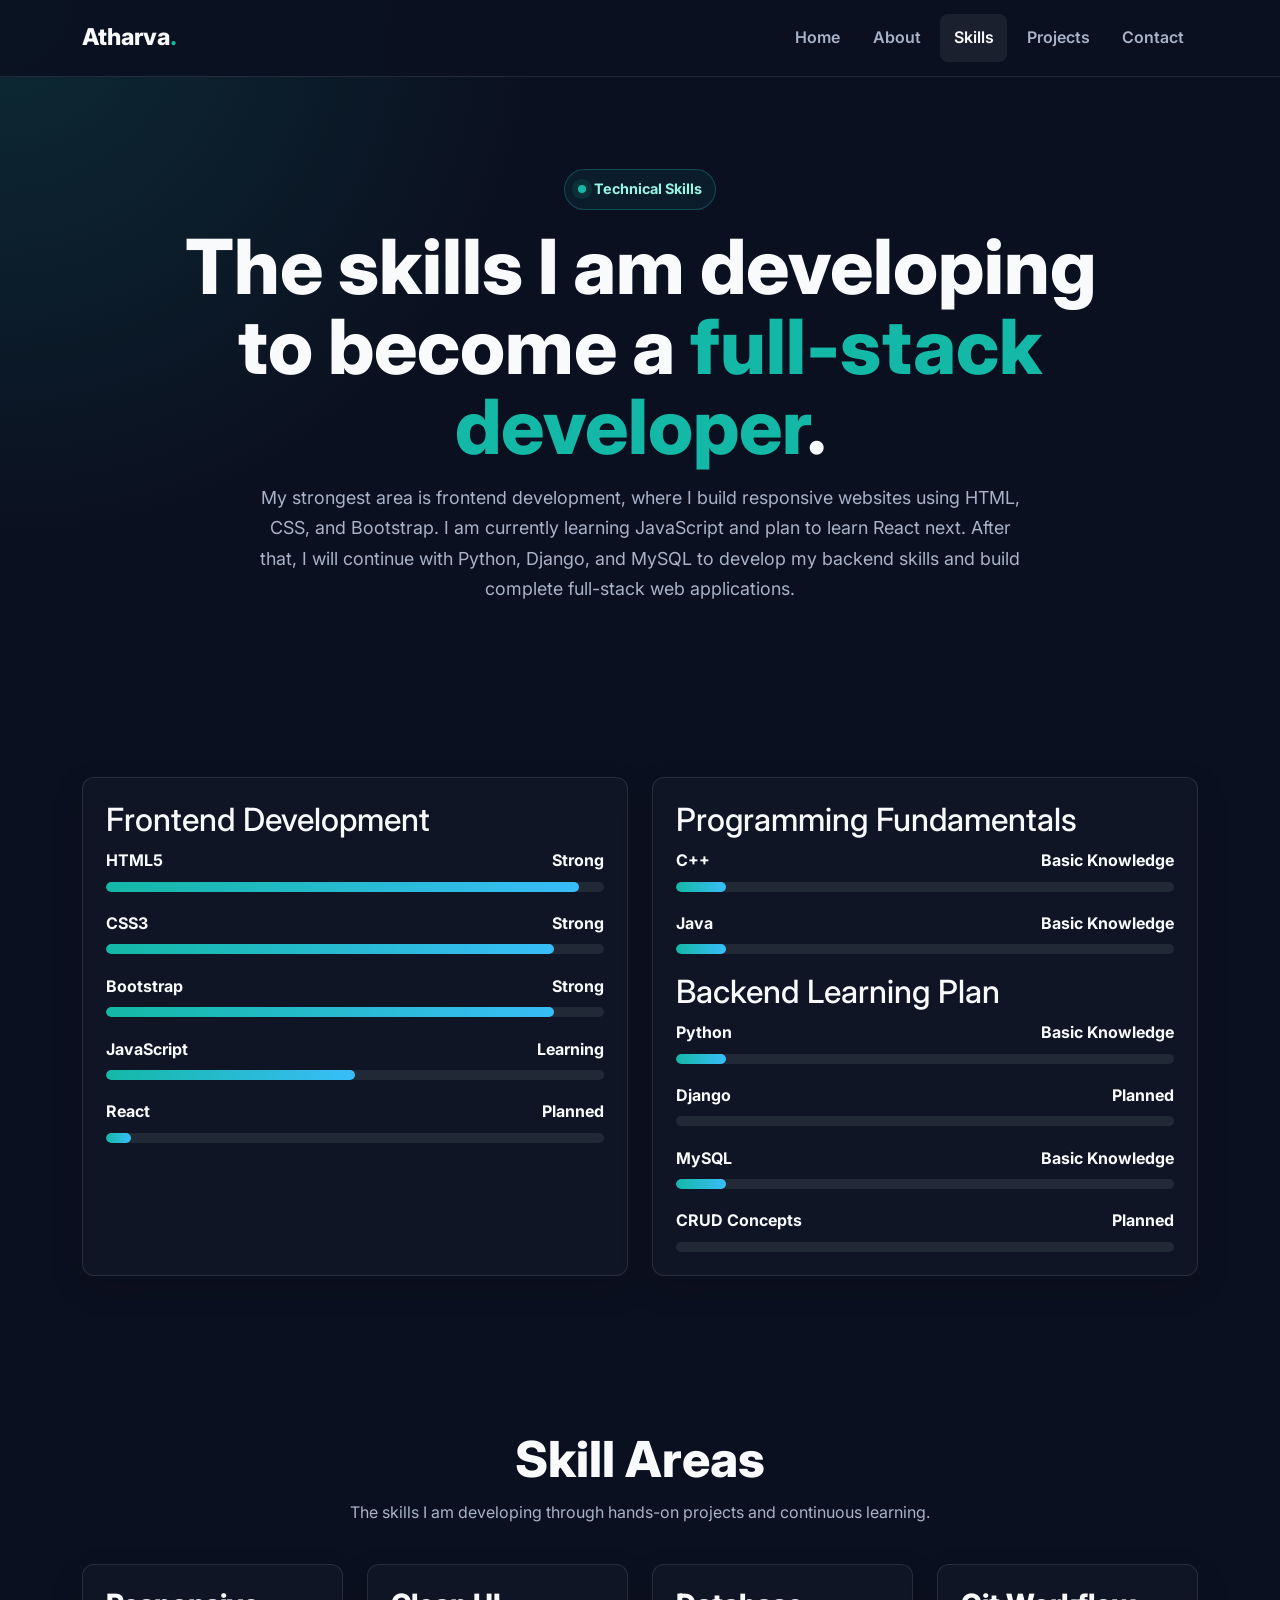
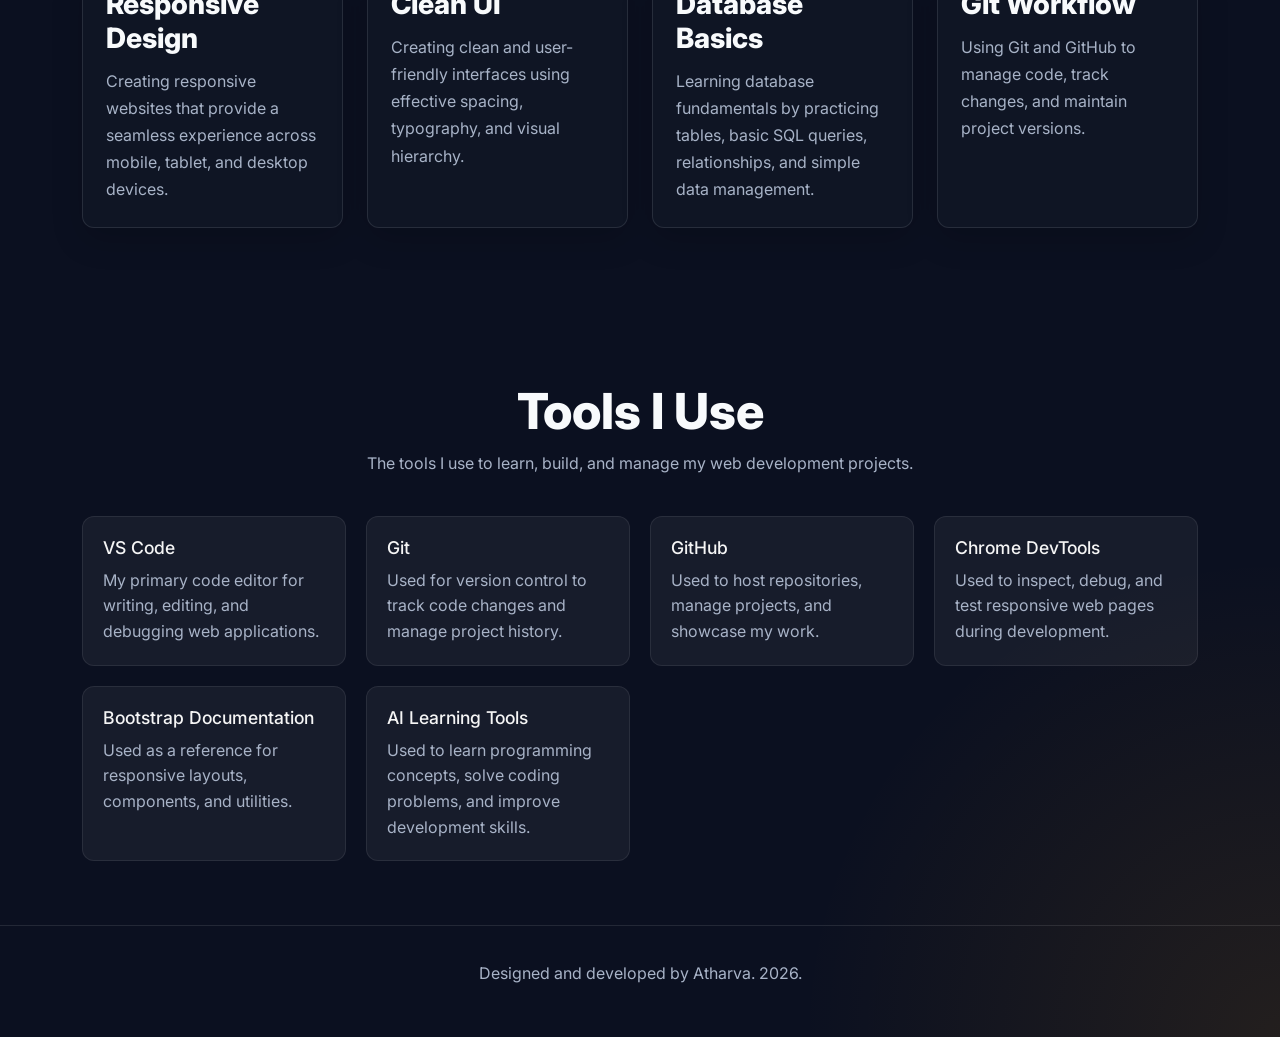
<file: skills.html>
<!--
    ================================================================
    Skills Page (skills.html)
    ----------------------------------------------------------------
    Structure overview:
      1. <head>   - meta tags, page title, Bootstrap + custom CSS
      2. <header> - shared site navigation ("Skills" marked active)
      3. <main>
           a. Intro section       - heading + short summary (centered)
           b. Skill progress bars - Frontend card + Programming/Backend card
           c. Skill Areas         - 4 scan-friendly cards on practical skills
           d. Tools I Use         - grid of tool cards (editor, Git, etc.)
      4. <footer> - shared site footer (same on every page)
    Uses Bootstrap 5's grid system (container/row/col-*) for layout,
    with custom classes (defined in style.css) for colors/spacing/cards.
    ================================================================
-->
<!DOCTYPE html>
<html lang="en">

<head>
    <!-- Basic page settings and SEO description for the Skills page. -->
    <meta charset="UTF-8">
    <meta name="viewport" content="width=device-width, initial-scale=1.0">
    <meta name="description"
        content="Technical skills of Atharva including HTML, CSS, Bootstrap, JavaScript, Python, Django, MySQL, Git and GitHub.">
    <title>Skills | Atharva</title>
    <!-- Bootstrap provides the responsive columns and spacing helpers. -->
    <link href="https://cdn.jsdelivr.net/npm/bootstrap@5.3.3/dist/css/bootstrap.min.css" rel="stylesheet">
    <!-- Main portfolio stylesheet for colors, cards, progress bars and responsiveness. -->
    <link rel="stylesheet" href="style.css">
</head>

<body>
    <!-- ============================================================ -->
    <!-- Shared site navigation. The Skills link is marked active on this page. -->
    <!-- ============================================================ -->
    <header class="site-nav">
        <div class="container nav-inner">
            <!-- Logo/brand link back to the home page. -->
            <a class="brand" href="index.html">Atharva<span>.</span></a>
            <nav class="nav-links" aria-label="Main navigation">
                <a href="index.html">Home</a>
                <a href="about.html">About</a>
                <!-- "active" class highlights that the user is currently on the Skills page. -->
                <a class="active" href="skills.html">Skills</a>
                <a href="projects.html">Projects</a>
                <a href="contact.html">Contact</a>
            </nav>
        </div>
    </header>

    <main>
        <!-- ============================================================ -->
        <!-- Page intro section that describes the overall skill direction. -->
        <!-- text-center centers all content in this section. -->
        <!-- ============================================================ -->
        <section class="section text-center">
            <div class="container">
                <span class="eyebrow">Technical Skills</span>
                <h1 class="page-title">The skills I am developing to become a <span class="highlight">full-stack
                        developer</span>.</h1>
                <p class="lead-text mx-readable">My strongest area is frontend development, where I build responsive
                    websites using HTML, CSS, and Bootstrap. I am currently learning JavaScript and plan to learn React
                    next. After that, I will continue with Python, Django, and MySQL to develop my backend skills and
                    build complete full-stack web applications.</p>
            </div>
        </section>

        <!-- ============================================================ -->
        <!-- Skill progress cards. Inline width values control each progress bar length. -->
        <!-- Two cards side by side (col-lg-6): Frontend skills and Backend/Database skills. -->
        <!-- Each ".skill-row" is one skill: a label + level text on top, and a bar below it. -->
        <!-- The bar's fill percentage comes from the inline "style=width: X%;" on ".skill-fill" -->
        <!-- — to change how "full" a bar looks, just edit that percentage. -->
        <!-- ============================================================ -->
        <section class="section-sm">
            <div class="container">
                <div class="row g-4">

                    <!-- LEFT CARD: Frontend skill bars -->
                    <div class="col-lg-6">
                        <div class="card-box">
                            <h2>Frontend Development</h2>

                            <!-- HTML5: 95% filled, labeled "Strong" -->
                            <div class="skill-row">
                                <div class="skill-top"><span>HTML5</span><span>Strong</span></div>
                                <div class="skill-track">
                                    <div class="skill-fill" style="width: 95%;"></div>
                                </div>
                            </div>
                            <!-- CSS3:90% filled, labeled "Strong" -->
                            <div class="skill-row">
                                <div class="skill-top"><span>CSS3</span><span>Strong</span></div>
                                <div class="skill-track">
                                    <div class="skill-fill" style="width: 90%;"></div>
                                </div>
                            </div>
                            <!-- Bootstrap: 90% filled, labeled "Strong" -->
                            <div class="skill-row">
                                <div class="skill-top"><span>Bootstrap</span><span>Strong</span></div>
                                <div class="skill-track">
                                    <div class="skill-fill" style="width: 90%;"></div>
                                </div>
                            </div>
                            <!-- JavaScript: 50% filled, labeled "Intermediate" -->
                            <div class="skill-row">
                                <div class="skill-top"><span>JavaScript</span><span>Learning</span></div>
                                <div class="skill-track">
                                    <div class="skill-fill" style="width: 50%;"></div>
                                </div>
                            </div>
                            <!-- React: 5% filled, labeled "Planned" -->
                            <div class="skill-row">
                                <div class="skill-top"><span>React</span><span>Planned</span></div>
                                <div class="skill-track">
                                    <div class="skill-fill" style="width: 5%;"></div>
                                </div>
                            </div>
                        </div>
                    </div>

                    <!-- RIGHT CARD: Programming Fundamentals ,Backend and database skill bars -->
                    <div class="col-lg-6">
                        <div class="card-box">

                            <h2>Programming Fundamentals</h2>
                            <!-- C++: 10% filled, labeled "Basic Knowledge" -->
                            <div class="skill-row">
                                <div class="skill-top"><span>C++</span><span>Basic Knowledge</span></div>
                                <div class="skill-track">
                                    <div class="skill-fill" style="width: 10%;"></div>
                                </div>
                            </div>

                            <!-- Java: 10% filled, labeled "Basic Knowledge" -->
                            <div class="skill-row">
                                <div class="skill-top"><span>Java</span><span>Basic Knowledge</span></div>
                                <div class="skill-track">
                                    <div class="skill-fill" style="width: 10%;"></div>
                                </div>
                            </div>


                            <!-- Second subgroup within the same card: backend/database skills still in the planning stage. -->
                            <h2>Backend Learning Plan</h2>
                            <!-- Python: 10% filled, labeled "Basic Knowledge" -->
                            <div class="skill-row">
                                <div class="skill-top"><span>Python</span><span>Basic Knowledge</span></div>
                                <div class="skill-track">
                                    <div class="skill-fill" style="width: 10%;"></div>
                                </div>
                            </div>
                            <!-- Django: 0% filled, labeled "Planned" -->
                            <div class="skill-row">
                                <div class="skill-top"><span>Django</span><span>Planned</span></div>
                                <div class="skill-track">
                                    <div class="skill-fill" style="width: 0%;"></div>
                                </div>
                            </div>
                            <!-- MySQL: 10% filled, labeled "Basic Knowledge" -->
                            <div class="skill-row">
                                <div class="skill-top"><span>MySQL</span><span>Basic Knowledge</span></div>
                                <div class="skill-track">
                                    <div class="skill-fill" style="width: 10%;"></div>
                                </div>
                            </div>
                            <!-- CRUD Concepts: 0% filled, labeled "Planned" -->
                            <div class="skill-row">
                                <div class="skill-top"><span>CRUD Concepts</span><span>Planned</span></div>
                                <div class="skill-track">
                                    <div class="skill-fill" style="width: 0%;"></div>
                                </div>
                            </div>
                        </div>
                    </div>
                </div>
            </div>
        </section>

        <!-- ============================================================ -->
        <!-- Practical skill areas shown as scan-friendly cards. -->
        <!-- Four cards in a row on large screens (col-lg-3), two per row on tablets (col-md-6). -->
        <!-- ============================================================ -->
        <section class="section">
            <div class="container">
                <div class="section-heading center">
                    <h2>Skill Areas</h2>
                    <p>The skills I am developing through hands-on projects and continuous learning.</p>
                </div>
                <div class="row g-4">
                    <!-- Area 1: Responsive layouts -->
                    <div class="col-lg-3 col-md-6">
                        <div class="card-box">
                            <h3>Responsive Design</h3>
                            <p>Creating responsive websites that provide a seamless experience across mobile, tablet,
                                and desktop devices.</p>
                        </div>
                    </div>
                    <!-- Area 2: UI/visual polish -->
                    <div class="col-lg-3 col-md-6">
                        <div class="card-box">
                            <h3>Clean UI</h3>
                            <p>Creating clean and user-friendly interfaces using effective spacing, typography, and
                                visual hierarchy.</p>
                        </div>
                    </div>
                    <!-- Area 3: Database fundamentals -->
                    <div class="col-lg-3 col-md-6">
                        <div class="card-box">
                            <h3>Database Basics</h3>
                            <p>Learning database fundamentals by practicing tables, basic SQL queries, relationships,
                                and simple data management.</p>
                        </div>
                    </div>
                    <!-- Area 4: Version control -->    
                    <div class="col-lg-3 col-md-6">
                        <div class="card-box">
                            <h3>Git Workflow</h3>
                            <p>Using Git and GitHub to manage code, track changes, and maintain project versions.</p>
                        </div>
                    </div>
                </div>
            </div>
        </section>

        <!-- ============================================================ -->
        <!-- Tools list displayed as reusable pill tags. -->
        <!-- Reuses the same ".tag-list" component seen on other pages (e.g. tech stack tags). -->
        <!-- "justify-content-center" centers the tags horizontally. -->
        <!-- ============================================================ -->
        <section class="section-sm">
            <div class="container">
                <div class="section-heading center">
                    <h2>Tools I Use</h2>
                    <p>The tools I use to learn, build, and manage my web development projects.</p>
                </div>

                <div class="tool-grid">

                    <!-- Tool 1: Code editor -->
                    <div class="tool-card">
                        <h4>VS Code</h4>
                        <p>My primary code editor for writing, editing, and debugging web applications.</p>
                    </div>

                    <!-- Tool 2: Version control -->
                    <div class="tool-card">
                        <h4>Git</h4>
                        <p>Used for version control to track code changes and manage project history.</p>
                    </div>

                    <!-- Tool 3: Repository hosting -->
                    <div class="tool-card">
                        <h4>GitHub</h4>
                        <p>Used to host repositories, manage projects, and showcase my work.</p>
                    </div>

                    <!-- Tool 4: Browser debugging -->
                    <div class="tool-card">
                        <h4>Chrome DevTools</h4>
                        <p>Used to inspect, debug, and test responsive web pages during development.</p>
                    </div>

                    <!-- Tool 5: Reference documentation -->
                    <div class="tool-card">
                        <h4>Bootstrap Documentation</h4>
                        <p>Used as a reference for responsive layouts, components, and utilities.</p>
                    </div>

                    <!-- Tool 6: AI-assisted learning -->
                    <div class="tool-card">
                        <h4>AI Learning Tools</h4>
                        <p>Used to learn programming concepts, solve coding problems, and improve development skills.
                        </p>
                    </div>

                </div>
            </div>
        </section>
    </main>

    <!-- ============================================================ -->
    <!-- Shared footer used at the bottom of every page. -->
    <!-- ============================================================ -->
    <footer class="footer">
        <div class="container">
            <p>Designed and developed by Atharva. 2026.</p>
        </div>
    </footer>
</body>

</html>
</file>
<file: style.css>
/* ==========================================================================
   STYLE.CSS — SHARED STYLESHEET FOR ATHARVA'S PORTFOLIO SITE
   ----------------------------------------------------------------
   Loaded by every page (index/about/skills/projects/contact.html).
   Roughly organized top to bottom as:
     1. Font import + CSS custom properties (color palette, shadow)
     2. Global resets (box-sizing, links, images, container width)
     3. Entrance animations (fade/slide-in on page load, motion-safe)
     4. Navigation bar
     5. Section spacing + hero section (Home page intro)
     6. Buttons, visual/photo panel, section headings
     7. Cards, tags/pills, tools grid
     8. Skills page progress bars
     9. Project cards + CSS-only offcanvas detail panels (no JS)
     10. Contact section (info boxes, form fields)
     11. Footer
     12. @keyframes definitions used by the animations above
     13. Responsive media query overrides (tablet, then mobile)
   ========================================================================== */

/* ==========================================================================
   FONT IMPORT
   Loads the "Inter" font family from Google Fonts in several weights
   (400 regular, 500 medium, 600 semi-bold, 700 bold, 800 extra-bold)
   ========================================================================== */
@import url("https://fonts.googleapis.com/css2?family=Inter:wght@400;500;600;700;800&display=swap");

/* ==========================================================================
   CSS CUSTOM PROPERTIES (VARIABLES)
   Central place to define the color palette and shadow style used
   throughout the whole site. Change a value here and it updates everywhere.
   ========================================================================== */
:root {
    --bg: #0b1020;
    /* main page background (very dark navy) */
    --surface: #111827;
    /* base surface color for cards/panels */
    --surface-2: #182235;
    /* slightly lighter surface, used for gradients */
    --line: rgba(255, 255, 255, 0.1);
    /* subtle border color used everywhere */
    --text: #f8fafc;
    /* main body text color (near-white) */
    --muted: #a8b3c7;
    /* secondary/quiet text color (grayish) */
    --brand: #14b8a6;
    /* primary brand color (teal) */
    --brand-2: #f59e0b;
    /* secondary brand/accent color (amber) */
    --accent: #38bdf8;
    /* extra accent color (sky blue) */
    --shadow: 0 24px 60px rgba(0, 0, 0, 0.28);
    /* reusable drop shadow */
}

/* ==========================================================================
   GLOBAL RESETS
   ========================================================================== */

/* Makes padding and borders easier to calculate for every element. */
* {
    box-sizing: border-box;
}

/* Enables smooth movement when clicking anchor links such as project details. */
html {
    scroll-behavior: smooth;
}

/* Main page styling: font, background gradients, text color and default spacing. */
body {
    margin: 0;
    font-family: "Inter", Arial, sans-serif;
    /* Layered background: two soft radial glows (teal top-left, amber
       bottom-right) sitting on top of the solid --bg color. */
    background:
        radial-gradient(circle at top left, rgba(20, 184, 166, 0.16), transparent 34rem),
        radial-gradient(circle at bottom right, rgba(245, 158, 11, 0.1), transparent 30rem),
        var(--bg);
    color: var(--text);
    line-height: 1.7;
    overflow-x: hidden;
    /* prevents horizontal scrollbars from animations/panels */
}

/* ==========================================================================
   ENTRANCE ANIMATIONS
   Fades and slides elements into view when the page loads.
   Wrapped in a media query so users who prefer reduced motion
   (an accessibility setting) don't get any animation at all.
   ========================================================================== */
@media (prefers-reduced-motion: no-preference) {

    /* Whole page gently fades in on load. */
    body {
        animation: pageFade 0.7s ease both;
    }

    /* These key hero/heading/card elements rise up and fade in. */
    .hero .eyebrow,
    .hero-title,
    .lead-text,
    .hero-actions,
    .hero .tag-list,
    .page-title,
    .section-heading,
    .card-box,
    .project-card,
    .contact-box {
        animation: riseIn 0.75s ease both;
    }

    /* Stagger the animation timing so elements don't all pop in at once. */
    .hero-title,
    .page-title {
        animation-delay: 0.08s;
    }

    .lead-text,
    .section-heading {
        animation-delay: 0.16s;
    }

    .hero-actions,
    .hero .tag-list {
        animation-delay: 0.24s;
    }

    /* The hero image panel floats in, then gently bobs up and down forever. */
    .visual-panel {
        animation: floatIn 0.9s ease both, softFloat 5.5s ease-in-out 1s infinite;
    }

    /* When cards are laid out in a grid row, delay each column's card
       animation a bit more than the previous one, creating a
       left-to-right cascading reveal effect. */
    .row>[class*="col-"]:nth-child(2) .card-box,
    .row>[class*="col-"]:nth-child(2) .project-card,
    .row>[class*="col-"]:nth-child(2) .contact-box {
        animation-delay: 0.1s;
    }

    .row>[class*="col-"]:nth-child(3) .card-box,
    .row>[class*="col-"]:nth-child(3) .project-card,
    .row>[class*="col-"]:nth-child(3) .contact-box {
        animation-delay: 0.2s;
    }

    .row>[class*="col-"]:nth-child(4) .card-box,
    .row>[class*="col-"]:nth-child(4) .project-card,
    .row>[class*="col-"]:nth-child(4) .contact-box {
        animation-delay: 0.3s;
    }

    /* Skill bars grow from 0 width to full width when the page loads. */
    .skill-fill {
        animation: fillBar 1.1s ease both;
        transform-origin: left;
        /* makes the bar grow from the left edge */
    }
}

/* Reset default link and image behavior for a cleaner custom design. */
a {
    color: inherit;
    /* links take on their surrounding text color */
    text-decoration: none;
    /* remove default underline */
}

img {
    display: block;
    /* removes the small gap browsers add under inline images */
    max-width: 100%;
    /* images never overflow their container */
}

/* Keeps Bootstrap containers from becoming too wide on large screens. */
.container {
    max-width: 1140px;
}

/* ==========================================================================
   NAVIGATION BAR
   Sticky top navigation bar shared by every page.
   ========================================================================== */
.site-nav {
    position: sticky;
    /* stays pinned to the top while scrolling */
    top: 0;
    z-index: 10;
    /* sits above page content */
    border-bottom: 1px solid var(--line);
    background: rgba(11, 16, 32, 0.88);
    backdrop-filter: blur(18px);
    /* frosted-glass blur effect behind the navbar */
}

/* Flex container that spaces the logo and nav links apart. */
.nav-inner {
    display: flex;
    align-items: center;
    justify-content: space-between;
    gap: 1rem;
    min-height: 76px;
    /* keeps navbar height consistent */
}

/* Brand/logo text in the navigation. */
.brand {
    font-size: 1.45rem;
    font-weight: 800;
    letter-spacing: 0;
}

/* Highlights part of the logo text (e.g. a single letter/word) in brand color. */
.brand span {
    color: var(--brand);
}

.brand:hover span {
    color: #2dd4bf;
    /* lighter teal on hover */
}

/* Navigation link layout and active-page styling. */
.nav-links {
    display: flex;
    align-items: center;
    gap: 0.35rem;
    flex-wrap: wrap;
    /* wraps to a new line on small screens */
    justify-content: flex-end;
}

.nav-links a {
    color: var(--muted);
    font-weight: 600;
    padding: 0.65rem 0.85rem;
    border-radius: 8px;
    transition: 0.2s ease;
}

/* Both hovered links and the current page's link (.active) get the same
   highlighted look, so the visitor can see which page they're on. */
.nav-links a:hover,
.nav-links a.active {
    color: var(--text);
    background: rgba(255, 255, 255, 0.07);
}

.nav-links a:hover {
    transform: translateY(-1px);
    /* subtle lift on hover */
}

/* ==========================================================================
   SECTION SPACING
   Reusable vertical spacing utility classes for page sections.
   ========================================================================== */
.section {
    padding: 92px 0;
    /* standard large section spacing */
}

.section-sm {
    padding: 64px 0;
    /* smaller spacing variant */
}

/* ==========================================================================
   HERO SECTION (Home page intro area)
   ========================================================================== */
.hero {
    padding: 98px 0 84px;
}

/* Small pill-shaped label shown above the main heading, e.g. "Available for work". */
.eyebrow {
    display: inline-flex;
    align-items: center;
    gap: 0.5rem;
    width: fit-content;
    padding: 0.45rem 0.8rem;
    border: 1px solid rgba(20, 184, 166, 0.32);
    border-radius: 999px;
    /* fully rounded pill shape */
    color: #99f6e4;
    background: rgba(20, 184, 166, 0.08);
    font-size: 0.9rem;
    font-weight: 700;
}

/* Small glowing dot placed before the eyebrow text. */
.eyebrow::before {
    content: "";
    width: 8px;
    height: 8px;
    border-radius: 50%;
    background: var(--brand);
    box-shadow: 0 0 0 6px rgba(20, 184, 166, 0.12);
    /* soft glow ring */
}

/* Main heading styles for the hero and inner pages. Uses clamp() so the
   font size scales fluidly between a minimum and maximum based on
   viewport width, without needing separate media queries. */
.hero-title,
.page-title {
    margin: 1.1rem 0 1rem;
    font-size: clamp(2.5rem, 7vw, 4.75rem);
    line-height: 1.05;
    font-weight: 800;
    letter-spacing: 0;
}

/* Page titles (used on inner pages) are centered with a max width. */
.page-title {
    max-width: 920px;
    margin-left: auto;
    margin-right: auto;
}

/* Utility classes for highlighted text, lead paragraphs and readable line width. */
.highlight {
    color: var(--brand);
    /* used to color a key word/phrase inside a heading */
}

.lead-text {
    color: var(--muted);
    font-size: 1.12rem;
    max-width: 680px;
    /* keeps paragraph line length comfortable to read */
}

.mx-readable {
    max-width: 780px;
    margin-left: auto;
    margin-right: auto;
}

/* ==========================================================================
   BUTTONS
   Button rows used in hero sections and call-to-action areas.
   ========================================================================== */
.hero-actions,
.action-row {
    display: flex;
    gap: 0.9rem;
    flex-wrap: wrap;
    align-items: center;
    margin-top: 1.7rem;
}

/* Shared base sizing/shape for both button variants. */
.btn-main,
.btn-soft {
    display: inline-flex;
    align-items: center;
    justify-content: center;
    min-height: 46px;
    padding: 0.75rem 1.15rem;
    border-radius: 8px;
    font-weight: 800;
    transition: 0.2s ease;
    position: relative;
    /* needed so the ::after shine effect can be positioned */
    overflow: hidden;
    /* clips the shine effect to the button's shape */
}

/* Primary (filled) button style. */
.btn-main {
    background: var(--brand);
    color: #042f2e;
    /* dark teal text for contrast on the bright button */
}

/* Diagonal "shine" overlay that sweeps across the button on hover. */
.btn-main::after {
    content: "";
    position: absolute;
    inset: 0;
    background: linear-gradient(120deg, transparent, rgba(255, 255, 255, 0.38), transparent);
    transform: translateX(-120%);
    /* starts off-screen to the left */
    transition: 0.45s ease;
}

.btn-main:hover {
    transform: translateY(-2px);
    /* lifts slightly on hover */
    background: #2dd4bf;
}

.btn-main:hover::after {
    transform: translateX(120%);
    /* slides the shine across and off to the right */
}

/* Secondary (outlined/ghost) button style. */
.btn-soft {
    border: 1px solid var(--line);
    color: var(--text);
    background: rgba(255, 255, 255, 0.05);
}

.btn-soft:hover {
    transform: translateY(-2px);
    border-color: rgba(56, 189, 248, 0.45);
    background: rgba(56, 189, 248, 0.1);
}

/* ==========================================================================
   HERO / ABOUT VISUAL PANEL
   The framed image panel with the floating "code card" overlay.
   ========================================================================== */
.visual-panel {
    position: relative;
    /* anchors the ::before glow and the .code-card overlay */
    min-height: 410px;
    border: 1px solid var(--line);
    border-radius: 16px;
    background: linear-gradient(145deg, rgba(24, 34, 53, 0.96), rgba(15, 23, 42, 0.96));
    box-shadow: var(--shadow);
    overflow: hidden;
    /* keeps the photo's zoom-on-hover contained inside the rounded corners */
}

/* Decorative diagonal gradient border/glow layered on top of the panel. */
.visual-panel::before {
    content: "";
    position: absolute;
    inset: -1px;
    z-index: 1;
    pointer-events: none;
    /* purely visual, doesn't block clicks */
    background: linear-gradient(135deg, rgba(20, 184, 166, 0.3), transparent 35%, rgba(245, 158, 11, 0.24));
    opacity: 0.45;
}

/* Profile photo fills the panel and fades/zooms slightly on hover. */
.profile-photo {
    width: 100%;
    height: 100%;
    min-height: 410px;
    object-fit: cover;
    /* crops the image to fill the box without distorting it */
    opacity: 0.86;
    transition: 0.45s ease;
}

.visual-panel:hover .profile-photo {
    transform: scale(1.03);
    /* subtle zoom-in */
    opacity: 0.95;
}

/* ==========================================================================
   SECTION HEADINGS
   Shared heading block used to introduce each page section
   (e.g. "Projects", "Skills", "Contact").
   ========================================================================== */
.section-heading {
    max-width: 760px;
    margin-bottom: 2.4rem;
}

/* Optional centered variant of the section heading. */
.section-heading.center {
    margin-left: auto;
    margin-right: auto;
    text-align: center;
}

.section-heading h2 {
    margin: 0 0 0.75rem;
    font-size: clamp(2rem, 5vw, 3.1rem);
    line-height: 1.1;
    font-weight: 800;
    letter-spacing: 0;
}

.section-heading p {
    margin: 0;
    color: var(--muted);
}

/* Makes bold text inside paragraphs (e.g. "Name:", "Role:" labels on the About page) stand out in pure white. */
p strong {
    color:white;
}

/* ==========================================================================
   CARDS
   Reusable card styles for content cards, project cards and contact boxes.
   These three types share the same base look (border, background, shadow,
   hover lift) but differ slightly in padding/content layout.
   ========================================================================== */
.card-box,
.project-card,
.contact-box {
    height: 100%;
    /* lets cards in the same row match height */
    border: 1px solid var(--line);
    border-radius: 12px;
    background: rgba(17, 24, 39, 0.82);
    box-shadow: 0 12px 32px rgba(0, 0, 0, 0.16);
    transition: 0.25s ease;
}

/* Hover state: lifts the card up and brightens its border. */
.card-box:hover,
.project-card:hover,
.contact-box:hover {
    transform: translateY(-6px);
    border-color: rgba(20, 184, 166, 0.42);
    box-shadow: 0 20px 46px rgba(0, 0, 0, 0.25);
}

.card-box {
    padding: 1.45rem;
}

.card-box h3,
.card-box h4,
.project-card h3,
.contact-box h3 {
    margin: 0 0 0.75rem;
    font-weight: 800;
}

.card-box p,
.project-card p,
.contact-box p {
    color: var(--muted);
    margin-bottom: 0;
}

/* Statistic cards on the Home page (e.g. "5+ Years Experience"). */
.number-card strong {
    display: block;
    color: var(--brand-2);
    font-size: 2.4rem;
    line-height: 1;
    margin-bottom: 0.65rem;
}

/* ==========================================================================
   TAGS / PILLS
   Skill and technology tags used across multiple pages
   (e.g. "JavaScript", "React", "CSS").
   ========================================================================== */
.tag-list {
    display: flex;
    flex-wrap: wrap;
    gap: 0.6rem;
    margin-top: 1.25rem;
}

/* Shared pill styling for both tag-list items and standalone meta pills. */
.tag-list span,
.meta-pill {
    display: inline-flex;
    align-items: center;
    min-height: 34px;
    padding: 0.45rem 0.75rem;
    border-radius: 999px;
    border: 1px solid rgba(255, 255, 255, 0.1);
    background: rgba(255, 255, 255, 0.05);
    color: #dbeafe;
    font-size: 0.9rem;
    font-weight: 700;
    transition: 0.2s ease;
}

.tag-list span:hover,
.meta-pill:hover {
    transform: translateY(-2px);
    border-color: rgba(20, 184, 166, 0.45);
    background: rgba(20, 184, 166, 0.1);
}

/* ==========================================================================
   TOOLS GRID
   Auto-fitting grid of tool cards on the Skills page ("Tools I Use" section).
   ========================================================================== */
.tool-grid {
    display: grid;
    grid-template-columns: repeat(auto-fit, minmax(260px, 1fr));
    /* as many 260px+ columns as fit the row; wraps automatically on narrow screens */
    gap: 20px;
    margin-top: 30px;
}

/* Individual tool card (e.g. "VS Code", "Git", "GitHub"). */
.tool-card {
    background: rgba(255, 255, 255, 0.05);
    padding: 20px;
    border-radius: 12px;
    transition: 0.3s;
    border: 1px solid rgba(255,255,255,0.08);
}

/* Brightens the border on hover, matching the highlight color used elsewhere on the site. */
.tool-card:hover { 
    border-color: rgba(20, 184, 166, 0.45);
}

.tool-card h4 {
    color: whitesmoke;
    margin-bottom: 10px;
    font-size: 1.1rem;
}

.tool-card p {
    color: #a8b3c7;
    line-height: 1.6;
    margin: 0;
}


/* ==========================================================================
   SKILLS PAGE — PROGRESS BARS
   Each skill row shows a label + percentage above an animated progress bar.
   ========================================================================== */
.skill-row {
    margin-bottom: 1.15rem;
}

.skill-row:last-child {
    margin-bottom: 0;
    /* removes extra spacing after the last skill */
}

/* Row containing the skill name on the left and percentage on the right. */
.skill-top {
    display: flex;
    justify-content: space-between;
    gap: 1rem;
    margin-bottom: 0.45rem;
    color: var(--text);
    font-weight: 700;
}

/* The empty/background track that the colored fill sits inside. */
.skill-track {
    height: 10px;
    border-radius: 999px;
    background: rgba(255, 255, 255, 0.08);
    overflow: hidden;
    /* clips the fill bar to the rounded track shape */
}

/* The colored fill bar itself — its width is normally set inline per
   skill (e.g. style="width: 80%") to represent the skill level. */
.skill-fill {
    height: 100%;
    border-radius: inherit;
    background: linear-gradient(90deg, var(--brand), var(--accent));
}

/* ==========================================================================
   PROJECT CARDS
   Cards on the Projects page, each with a thumbnail image + text body.
   ========================================================================== */
.project-card {
    overflow: hidden;
    /* keeps the image's zoom-on-hover clipped to rounded corners */
}

.project-card img {
    width: 100%;
    height: 230px;
    object-fit: cover;
    transition: 0.45s ease;
}

.project-card:hover img {
    transform: scale(1.04);
    /* zoom effect on the thumbnail when hovered */
}

.project-body {
    padding: 1.35rem;
}

/* Lists inside project cards and offcanvas project detail panels
   (e.g. a bullet list of key features/technologies). */
.project-list {
    padding-left: 1.15rem;
    margin: 1rem 0 0;
    color: var(--muted);
}

.project-list li {
    margin-bottom: 0.45rem;
}

/* ==========================================================================
   CSS-ONLY OFFCANVAS (SLIDE-OUT) PANELS
   Used for "View Project Details" panels. No JavaScript needed —
   the panel is shown/hidden purely using the :target pseudo-class,
   which activates when the page URL hash matches the panel's id
   (e.g. linking to #project-1 opens the panel with id="project-1").
   ========================================================================== */
.css-offcanvas {
    position: fixed;
    inset: 0;
    z-index: 50;
    visibility: hidden;
    /* hidden by default */
    pointer-events: none;
    /* not clickable while hidden */
    overflow: hidden;
}

/* When this panel's id matches the URL hash, reveal it and allow clicks. */
.css-offcanvas:target {
    visibility: visible;
    pointer-events: auto;
}

/* Dark semi-transparent backdrop shown behind the open panel
   (also usually acts as a clickable "close" area, linking back to #). */
.offcanvas-backdrop {
    position: absolute;
    inset: 0;
    z-index: 1;
    background: rgba(2, 6, 23, 0.68);
    opacity: 0;
    transition: 0.25s ease;
}

.css-offcanvas:target .offcanvas-backdrop {
    opacity: 1;
    /* fades the backdrop in when the panel opens */
}

/* The actual sliding side panel that contains project details. */
.offcanvas-panel {
    position: absolute;
    top: 0;
    right: 0;
    z-index: 2;
    width: min(520px, 100%);
    /* responsive: 520px on desktop, full width on tiny screens */
    height: 100%;
    max-height: 100vh;
    padding: 1.5rem;
    border-left: 1px solid var(--line);
    background: #0f172a;
    box-shadow: -24px 0 60px rgba(0, 0, 0, 0.35);
    overflow-x: hidden;
    overflow-y: scroll;
    /* scrollable if the project details are long */
    overscroll-behavior: contain;
    /* stops scroll from "leaking" to the page behind it */
    -webkit-overflow-scrolling: touch;
    /* smooth momentum scrolling on iOS */
    transform: translateX(100%);
    /* starts pushed off-screen to the right */
    transition: 0.32s ease;
}

/* Slides the panel into view when its :target state is active. */
.css-offcanvas:target .offcanvas-panel {
    transform: translateX(0);
}

/* Custom scrollbar styling for the panel (WebKit browsers only). */
.offcanvas-panel::-webkit-scrollbar {
    width: 10px;
}

.offcanvas-panel::-webkit-scrollbar-track {
    background: rgba(255, 255, 255, 0.06);
}

.offcanvas-panel::-webkit-scrollbar-thumb {
    border-radius: 999px;
    background: rgba(20, 184, 166, 0.45);
}

/* Header row inside each project details panel: title + close button. */
.offcanvas-header-custom {
    display: flex;
    align-items: center;
    justify-content: space-between;
    gap: 1rem;
    margin-bottom: 1.4rem;
}

.offcanvas-panel h2 {
    margin: 0 0 1rem;
    font-weight: 800;
}

.offcanvas-panel h3 {
    margin: 1.5rem 0 0.55rem;
    color: var(--brand);
    font-size: 1.05rem;
    font-weight: 800;
}

.offcanvas-panel p {
    color: var(--muted);
}

/* Close button (an <a> linking back to the page without a hash, e.g. href="#"). */
.close-btn {
    display: inline-flex;
    align-items: center;
    justify-content: center;
    min-height: 38px;
    padding: 0.5rem 0.75rem;
    border: 1px solid var(--line);
    border-radius: 8px;
    color: var(--text);
    background: rgba(255, 255, 255, 0.06);
    font-size: 0.9rem;
    font-weight: 800;
    transition: 0.2s ease;
}

.close-btn:hover {
    border-color: rgba(20, 184, 166, 0.45);
    background: rgba(20, 184, 166, 0.1);
}

/* ==========================================================================
   CONTACT SECTION
   Contact cards, contact links and form fields (Contact page).
   ========================================================================== */
.contact-box {
    padding: 1.35rem;
}

/* Clickable contact info such as email/phone, styled as teal links. */
.contact-link {
    color: #99f6e4;
    font-weight: 800;
    overflow-wrap: anywhere;
    /* prevents long emails/links from overflowing their box */
}

/* Styling for text inputs/textareas, including their focused state.
   :focus repeats the same rules so no extra outline/box-shadow appears
   when the field is active — keeping the dark theme consistent. */
.form-control,
.form-control:focus {
    min-height: 48px;
    border: 1px solid var(--line);
    background: rgba(255, 255, 255, 0.05);
    color: var(--text);
    box-shadow: none;
}

.form-control::placeholder {
    color: #7d8aa0;
}

textarea.form-control {
    min-height: 150px;
    /* taller default for multi-line message fields */
}

/* ==========================================================================
   FOOTER
   Shared footer shown at the bottom of every page.
   ========================================================================== */
.footer {
    padding: 34px 0;
    border-top: 1px solid var(--line);
    color: var(--muted);
    text-align: center;
}

/* ==========================================================================
   KEYFRAME ANIMATIONS
   Definitions used by the motion-safe media query near the top of this file.
   ========================================================================== */

/* Simple fade from invisible to fully visible — used for the whole page load. */
@keyframes pageFade {
    from {
        opacity: 0;
    }

    to {
        opacity: 1;
    }
}

/* Fades in while sliding up slightly — used for headings, text, and cards. */
@keyframes riseIn {
    from {
        opacity: 0;
        transform: translateY(18px);
    }

    to {
        opacity: 1;
        transform: translateY(0);
    }
}

/* Fades in while sliding up and scaling from slightly smaller —
   used for the hero visual panel's entrance. */
@keyframes floatIn {
    from {
        opacity: 0;
        transform: translateY(22px) scale(0.98);
    }

    to {
        opacity: 1;
        transform: translateY(0) scale(1);
    }
}

/* Continuous gentle up-and-down bobbing motion —
   used to make the visual panel feel alive after it appears. */
@keyframes softFloat {

    0%,
    100% {
        transform: translateY(0);
    }

    50% {
        transform: translateY(-10px);
    }
}

/* Grows a bar from zero width to full width — used for skill progress bars. */
@keyframes fillBar {
    from {
        transform: scaleX(0);
    }

    to {
        transform: scaleX(1);
    }
}

/* ==========================================================================
   RESPONSIVE ADJUSTMENTS
   ========================================================================== */

/* Tablet layout adjustments (screens 991px wide or narrower). */
@media (max-width: 991px) {
    .hero {
        padding-top: 72px;
        /* less top padding once the hero stacks vertically */
    }

    .visual-panel {
        margin-top: 2rem;
        /* adds spacing when the image panel wraps below the text */
    }
}

/* Mobile layout adjustments for navigation, buttons, panels and spacing
   (screens 767px wide or narrower — phones). */
@media (max-width: 767px) {

    /* Stack the nav logo and links vertically instead of side by side. */
    .nav-inner {
        align-items: flex-start;
        flex-direction: column;
        padding: 1rem 0;
    }

    .nav-links {
        justify-content: flex-start;
        gap: 0.25rem;
    }

    .nav-links a {
        padding: 0.5rem 0.65rem;
    }

    /* Reduce section spacing to save vertical room on small screens. */
    .section,
    .section-sm {
        padding: 64px 0;
    }

    /* Buttons become full-width and stack vertically on mobile. */
    .hero-actions,
    .action-row {
        align-items: stretch;
        flex-direction: column;
    }

    .btn-main,
    .btn-soft {
        width: 100%;
    }

    /* Shorter hero image height on small screens to reduce scrolling. */
    .visual-panel,
    .profile-photo {
        min-height: 330px;
    }

    /* Offcanvas panel nearly fills the screen width on mobile, leaving
       a small 18px sliver visible so it doesn't feel edge-to-edge. */
    .offcanvas-panel {
        width: calc(100% - 18px);
        padding: 1.15rem;
    }

    /* Stack the panel's title and close button vertically on mobile. */
    .offcanvas-header-custom {
        align-items: flex-start;
        flex-direction: column;
    }
}
</file>
